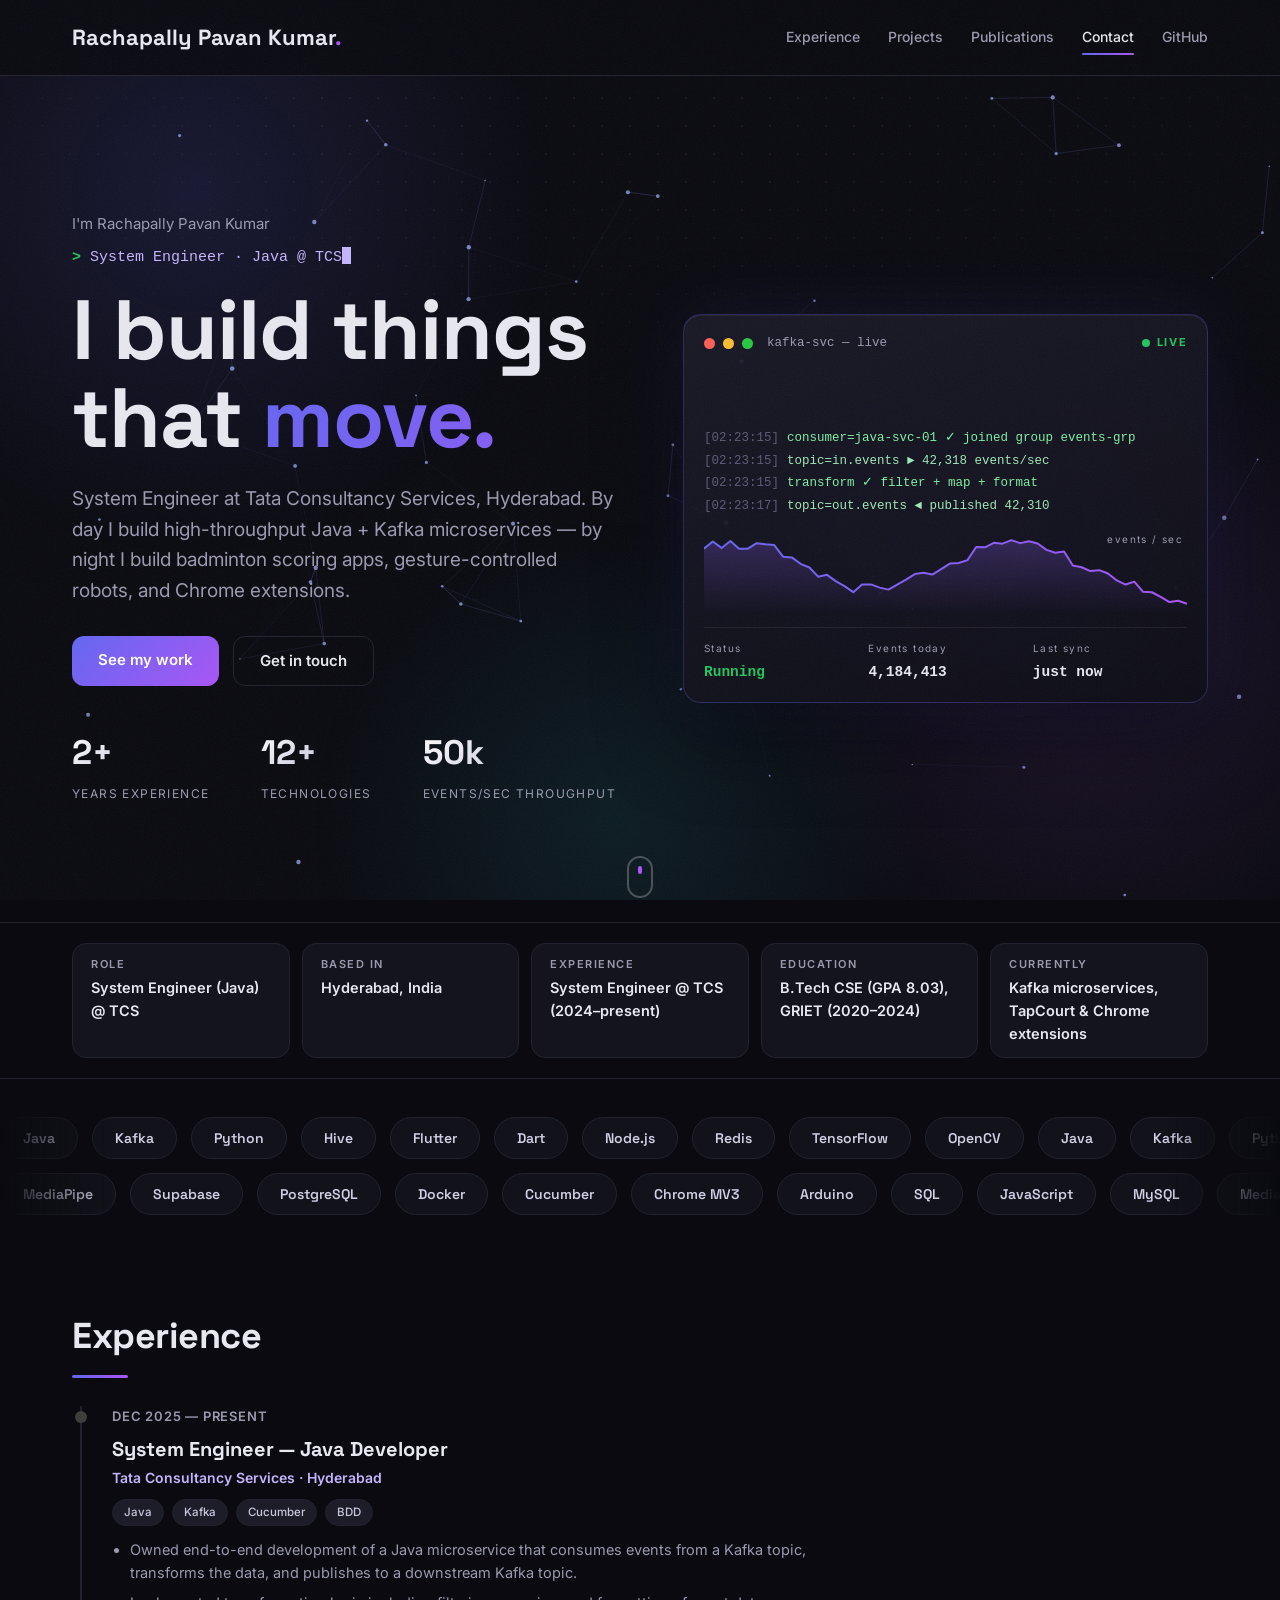
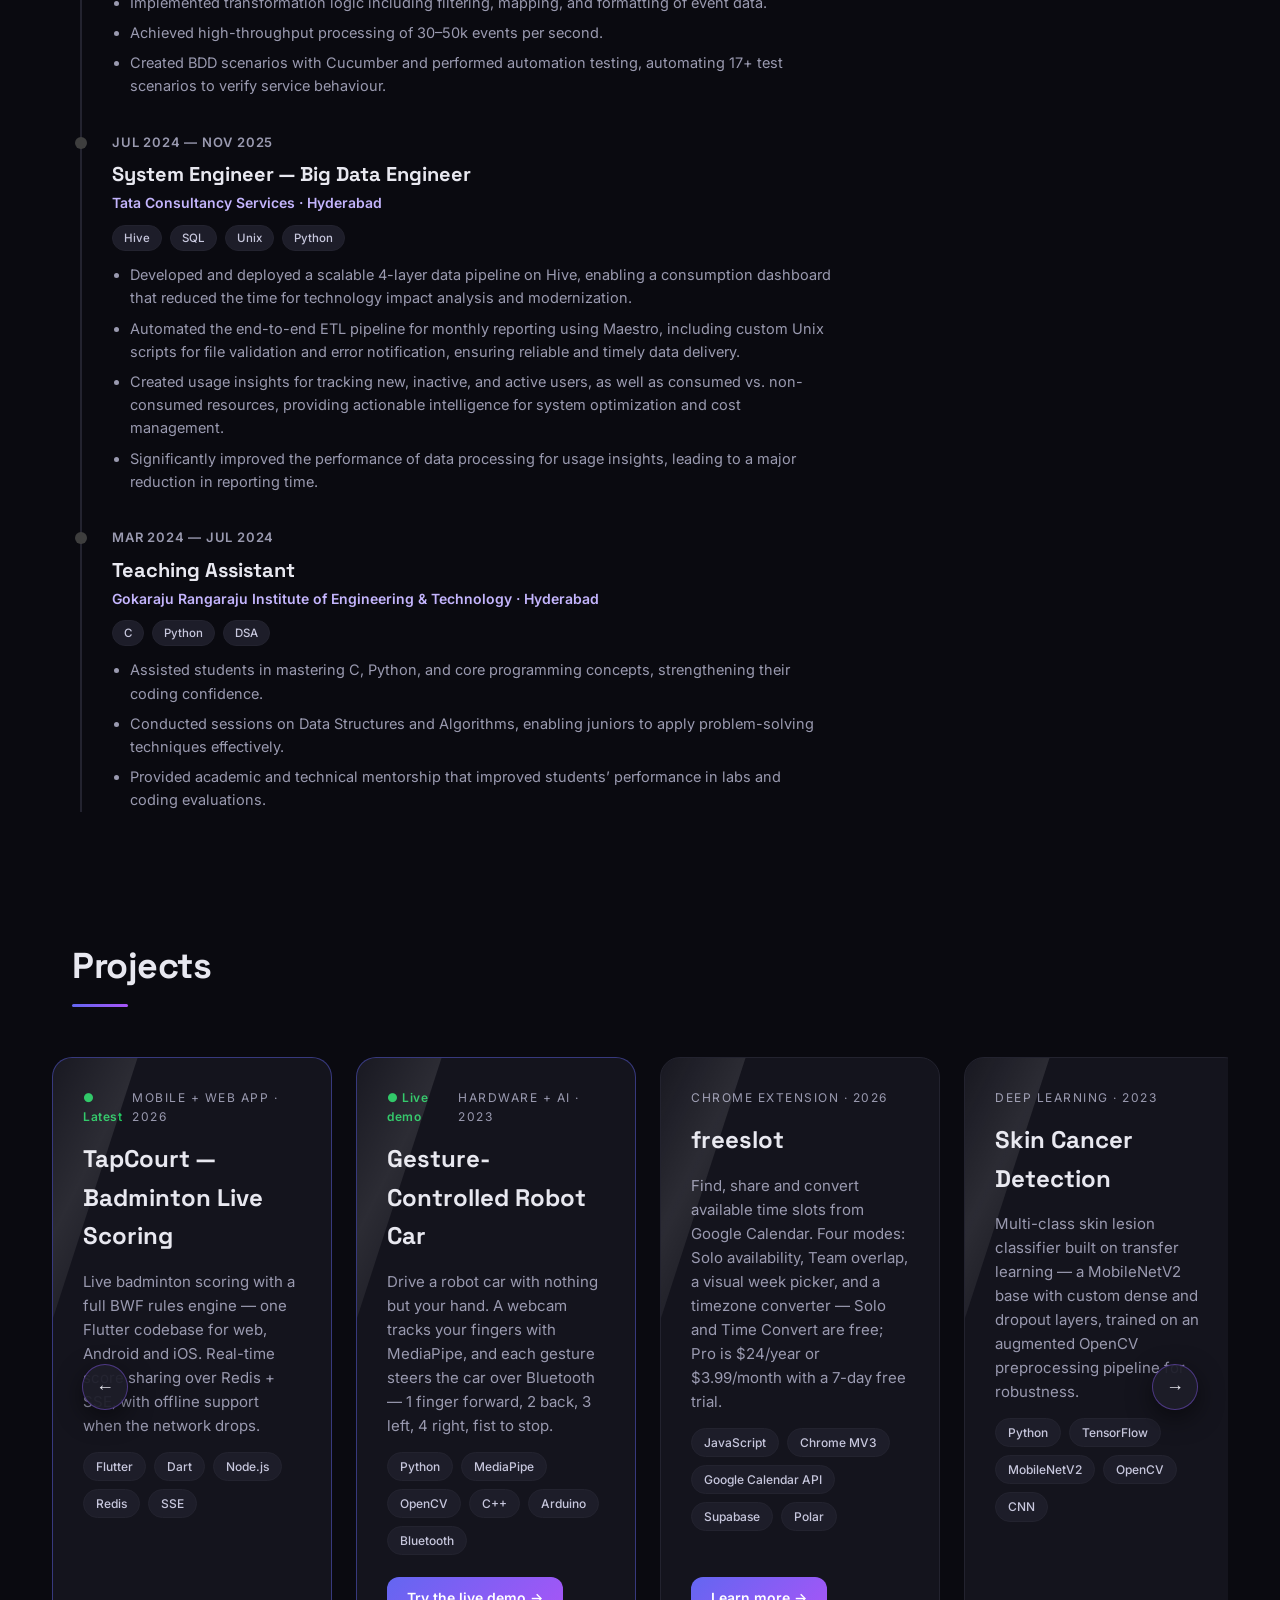
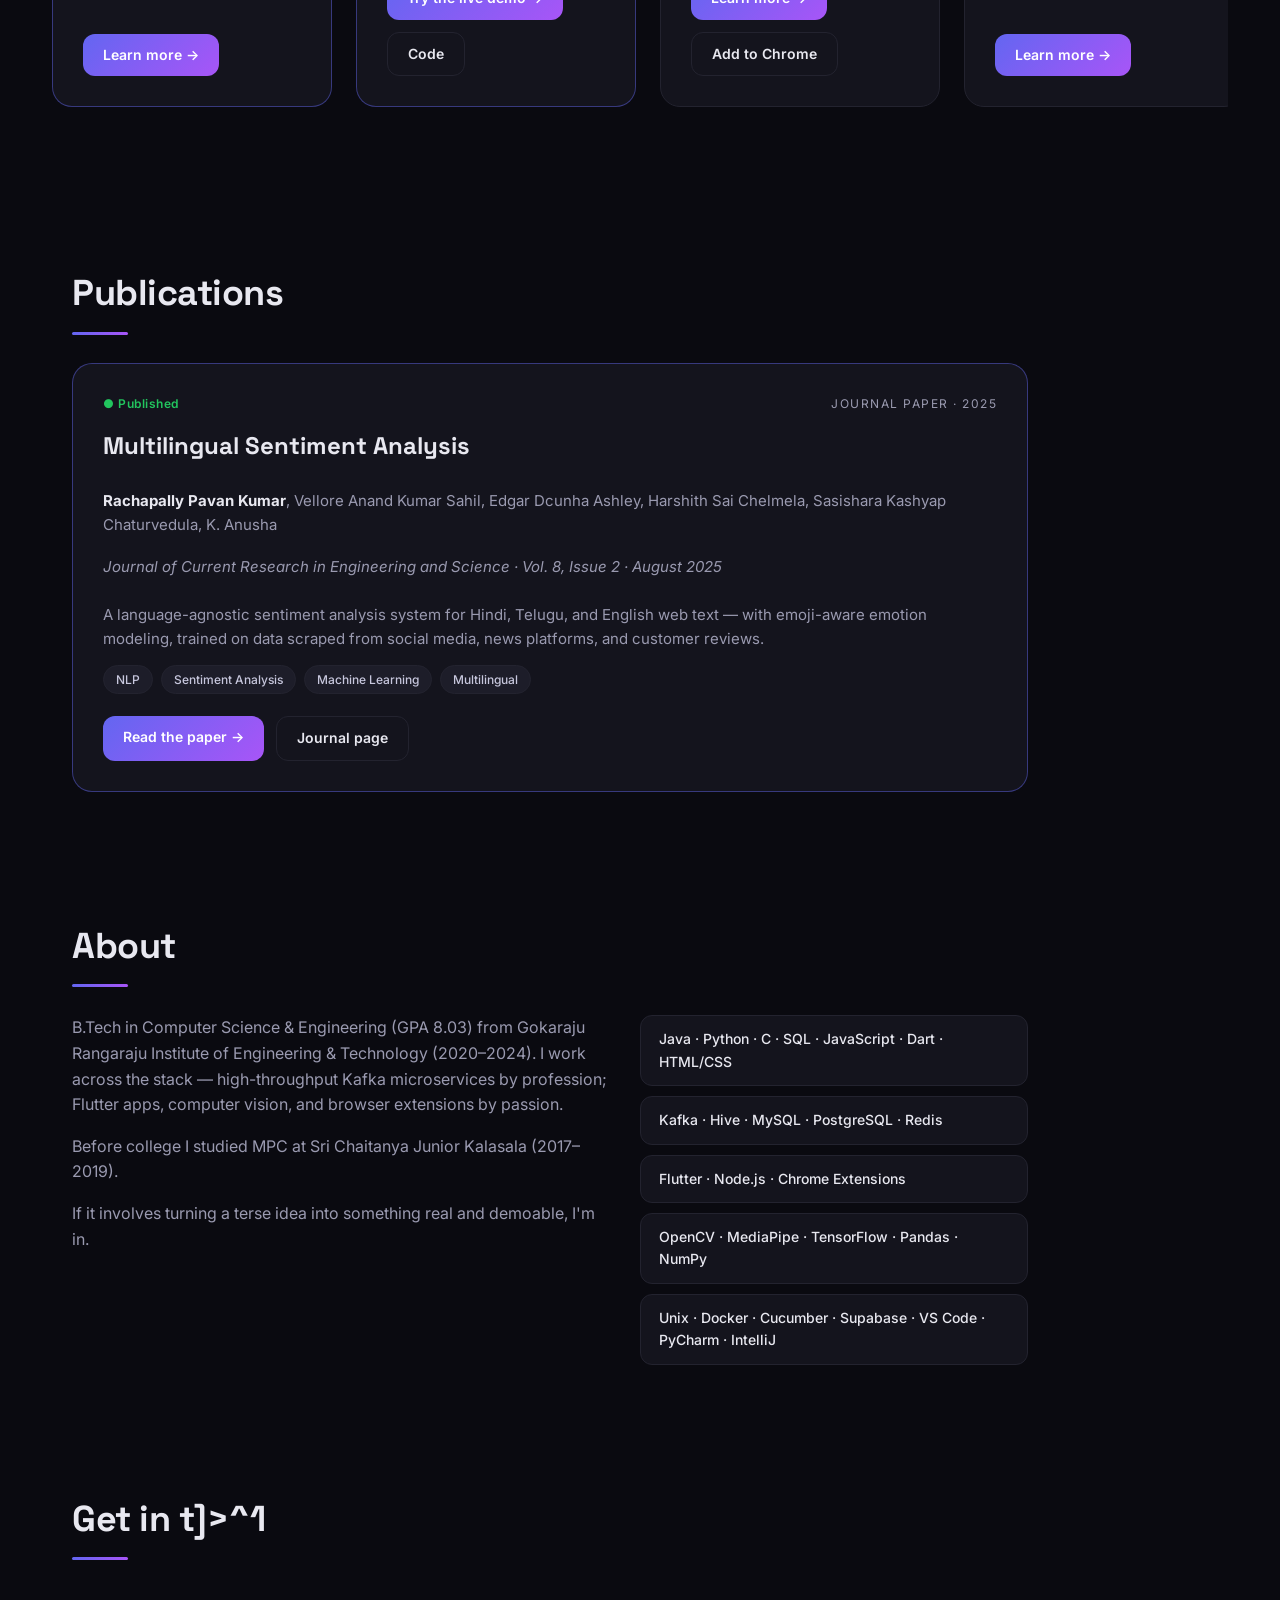
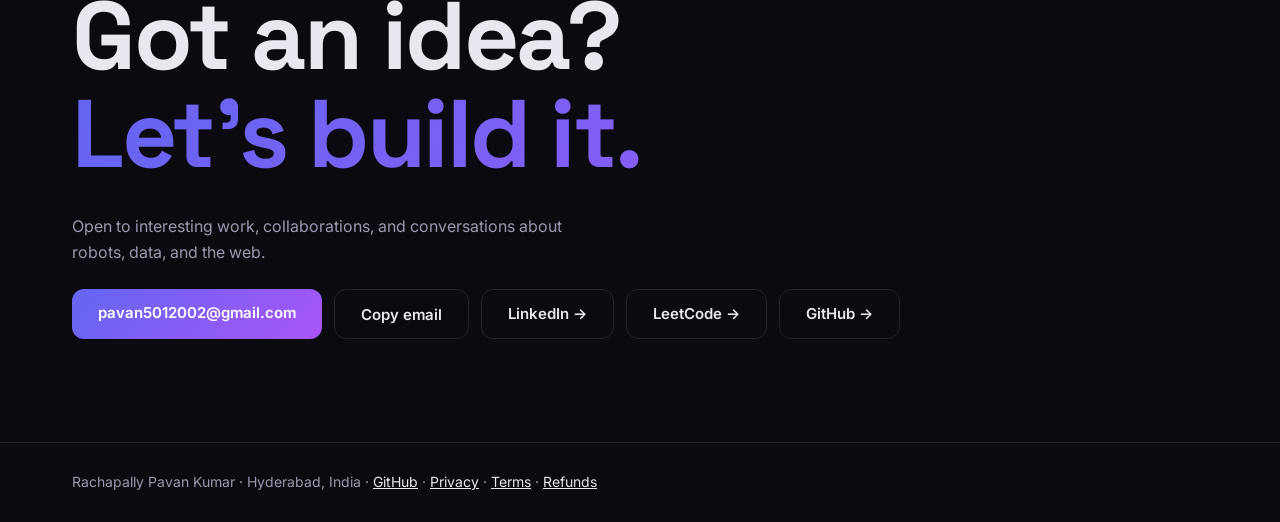
<file: index.html>
<!DOCTYPE html>
<html lang="en">
<head>
  <meta charset="UTF-8">
  <meta name="viewport" content="width=device-width, initial-scale=1.0">
  <title>Rachapally Pavan Kumar — System Engineer (Java)</title>
  <meta name="description" content="Rachapally Pavan Kumar — System Engineer (Java) at TCS, Hyderabad. Builds high-throughput Kafka microservices by day; badminton scoring apps, gesture-controlled robots, and Chrome extensions by night.">
  <meta name="theme-color" content="#0a0a10">
  <meta property="og:title" content="Rachapally Pavan Kumar — System Engineer (Java)">
  <meta property="og:description" content="System Engineer (Java) at TCS. Builds Kafka microservices by day; Flutter apps, gesture-controlled robots, deep learning, and Chrome extensions by night.">
  <meta property="og:type" content="website">
  <link rel="icon" href="data:image/svg+xml,%3Csvg xmlns='http://www.w3.org/2000/svg' viewBox='0 0 64 64'%3E%3Cdefs%3E%3ClinearGradient id='g' x1='0' y1='0' x2='1' y2='1'%3E%3Cstop offset='0' stop-color='%236366f1'/%3E%3Cstop offset='1' stop-color='%23a855f7'/%3E%3C/linearGradient%3E%3C/defs%3E%3Crect width='64' height='64' rx='14' fill='url(%23g)'/%3E%3Ctext x='32' y='45' font-family='sans-serif' font-size='36' font-weight='bold' text-anchor='middle' fill='white'%3Ep%3C/text%3E%3C/svg%3E">
  <link rel="preconnect" href="https://fonts.googleapis.com">
  <link rel="preconnect" href="https://fonts.gstatic.com" crossorigin>
  <link href="https://fonts.googleapis.com/css2?family=Space+Grotesk:wght@500;600;700&family=Inter:wght@400;500;600&display=swap" rel="stylesheet">
  <link rel="stylesheet" href="styles.v2.css?v=3">
  <link rel="stylesheet" href="wow.css?v=3">
  <script>try{if(!sessionStorage.getItem('introSeen')&&!matchMedia('(prefers-reduced-motion: reduce)').matches){var d=document.documentElement;d.classList.add('intro-lock','hero-hold');setTimeout(function(){d.classList.remove('intro-lock','hero-hold')},5000)}}catch(e){}</script>
</head>
<body>
  <div id="intro" aria-hidden="true"><div class="intro-word" id="introWord"></div><div class="intro-bar"></div></div>
  <nav class="nav">
    <a href="index.html" class="logo"><span class="logo-first">Rachapally </span>Pavan Kumar<span class="accent">.</span></a>
    <div class="nav-links">
      <a href="#experience">Experience</a>
      <a href="#projects">Projects</a>
      <a href="#publications">Publications</a>
      <a href="#contact">Contact</a>
      <a href="https://github.com/pavan512002" target="_blank" rel="noopener">GitHub</a>
    </div>
  </nav>

  <div class="bg-aurora" aria-hidden="true"><i></i><i></i><i></i></div>
  <div id="spot" aria-hidden="true"></div>
  <div class="progress" id="progress"></div>

  <header class="hero" id="top">
    <canvas id="net" aria-hidden="true"></canvas>
    <div class="hero-inner">
      <div class="hero-copy">
        <p class="hero-kicker enter enter-1">I'm Rachapally Pavan Kumar</p>
        <p class="typed-line enter enter-1" aria-hidden="true"><span class="prompt">&gt;</span>&nbsp;<span id="typed"></span><span class="caret"></span></p>
        <h1 class="enter enter-2">I build things<br>that <span class="gradient">move.</span></h1>
        <p class="hero-sub enter enter-3">System Engineer at Tata Consultancy Services, Hyderabad. By day I build high-throughput Java + Kafka microservices — by night I build badminton scoring apps, gesture-controlled robots, and Chrome extensions.</p>
        <div class="hero-cta enter enter-4">
          <a href="#projects" class="btn primary magnetic">See my work</a>
          <a href="#contact" class="btn ghost magnetic">Get in touch</a>
        </div>
        <div class="hero-stats enter enter-5">
          <div class="hstat"><span class="hstat-num"><span data-count="2">0</span>+</span><span class="hstat-label">Years experience</span></div>
          <div class="hstat"><span class="hstat-num"><span data-count="12">0</span>+</span><span class="hstat-label">Technologies</span></div>
          <div class="hstat"><span class="hstat-num"><span data-count="50">0</span>k</span><span class="hstat-label">Events/sec throughput</span></div>
        </div>
      </div>
      <div class="hero-visual enter enter-3">
        <div class="hud" id="hud">
          <div class="hud-bar">
            <span class="hdot r"></span><span class="hdot y"></span><span class="hdot g"></span>
            <span class="hud-title">kafka-svc — live</span>
            <span class="live"><span class="pulse-dot"></span>LIVE</span>
          </div>
          <div class="hud-log" id="hud-log" aria-hidden="true"></div>
          <div class="hud-chart"><canvas id="spark"></canvas><span class="chart-label">events / sec</span></div>
          <div class="hud-stats">
            <div><span class="k">Status</span><span class="v ok">Running</span></div>
            <div><span class="k">Events today</span><span class="v" id="rows">4,182,044</span></div>
            <div><span class="k">Last sync</span><span class="v" id="sync">just now</span></div>
          </div>
        </div>
        <div class="hud-glow" aria-hidden="true"></div>
      </div>
    </div>
    <a class="scroll-cue" href="#experience" aria-label="Scroll to experience"><span></span></a>
  </header>

  <div class="snapshot">
    <div class="snap"><span class="snap-label">Role</span><span class="snap-value">System Engineer (Java) @ TCS</span></div>
    <div class="snap"><span class="snap-label">Based in</span><span class="snap-value">Hyderabad, India</span></div>
    <div class="snap"><span class="snap-label">Experience</span><span class="snap-value">System Engineer @ TCS (2024–present)</span></div>
    <div class="snap"><span class="snap-label">Education</span><span class="snap-value">B.Tech CSE (GPA 8.03), GRIET (2020–2024)</span></div>
    <div class="snap"><span class="snap-label">Currently</span><span class="snap-value">Kafka microservices, TapCourt &amp; Chrome extensions</span></div>
  </div>

  <section class="marquee" aria-label="Technologies I work with">
    <div class="mq-row"><span>Java</span><span>Kafka</span><span>Python</span><span>Hive</span><span>Flutter</span><span>Dart</span><span>Node.js</span><span>Redis</span><span>TensorFlow</span><span>OpenCV</span></div>
    <div class="mq-row rev"><span>MediaPipe</span><span>Supabase</span><span>PostgreSQL</span><span>Docker</span><span>Cucumber</span><span>Chrome MV3</span><span>Arduino</span><span>SQL</span><span>JavaScript</span><span>MySQL</span></div>
  </section>

  <main>
    <section id="experience" class="section">
      <h2>Experience</h2>
      <div class="timeline">
        <div class="t-item">
          <div class="t-date">Dec 2025 — Present</div>
          <h3>System Engineer — Java Developer</h3>
          <div class="t-org">Tata Consultancy Services · Hyderabad</div>
          <div class="tags"><span>Java</span><span>Kafka</span><span>Cucumber</span><span>BDD</span></div>
          <ul>
            <li>Owned end-to-end development of a Java microservice that consumes events from a Kafka topic, transforms the data, and publishes to a downstream Kafka topic.</li>
            <li>Implemented transformation logic including filtering, mapping, and formatting of event data.</li>
            <li>Achieved high-throughput processing of 30–50k events per second.</li>
            <li>Created BDD scenarios with Cucumber and performed automation testing, automating 17+ test scenarios to verify service behaviour.</li>
          </ul>
        </div>
        <div class="t-item">
          <div class="t-date">Jul 2024 — Nov 2025</div>
          <h3>System Engineer — Big Data Engineer</h3>
          <div class="t-org">Tata Consultancy Services · Hyderabad</div>
          <div class="tags"><span>Hive</span><span>SQL</span><span>Unix</span><span>Python</span></div>
          <ul>
            <li>Developed and deployed a scalable 4-layer data pipeline on Hive, enabling a consumption dashboard that reduced the time for technology impact analysis and modernization.</li>
            <li>Automated the end-to-end ETL pipeline for monthly reporting using Maestro, including custom Unix scripts for file validation and error notification, ensuring reliable and timely data delivery.</li>
            <li>Created usage insights for tracking new, inactive, and active users, as well as consumed vs. non-consumed resources, providing actionable intelligence for system optimization and cost management.</li>
            <li>Significantly improved the performance of data processing for usage insights, leading to a major reduction in reporting time.</li>
          </ul>
        </div>
        <div class="t-item">
          <div class="t-date">Mar 2024 — Jul 2024</div>
          <h3>Teaching Assistant</h3>
          <div class="t-org">Gokaraju Rangaraju Institute of Engineering &amp; Technology · Hyderabad</div>
          <div class="tags"><span>C</span><span>Python</span><span>DSA</span></div>
          <ul>
            <li>Assisted students in mastering C, Python, and core programming concepts, strengthening their coding confidence.</li>
            <li>Conducted sessions on Data Structures and Algorithms, enabling juniors to apply problem-solving techniques effectively.</li>
            <li>Provided academic and technical mentorship that improved students’ performance in labs and coding evaluations.</li>
          </ul>
        </div>
      </div>
    </section>

    <section id="projects" class="section">
      <h2>Projects</h2>
      <div class="rail-wrap">
      <div class="cards">

        <article class="card featured" data-project="tapcourt">
          <div class="card-top">
            <span class="badge live">● Latest</span>
            <span class="card-kind">Mobile + Web App · 2026</span>
          </div>
          <h3>TapCourt — Badminton Live Scoring</h3>
          <p>Live badminton scoring with a full BWF rules engine — one Flutter codebase for web, Android and iOS. Real-time score sharing over Redis + SSE, with offline support when the network drops.</p>
          <div class="tags">
            <span>Flutter</span><span>Dart</span><span>Node.js</span><span>Redis</span><span>SSE</span>
          </div>
          <div class="card-actions">
            <a href="projects/tapcourt/" class="btn primary" data-open-modal>Learn more →</a>
          </div>
        </article>

        <article class="card featured" data-project="gesture">
          <div class="card-top">
            <span class="badge live">● Live demo</span>
            <span class="card-kind">Hardware + AI · 2023</span>
          </div>
          <h3>Gesture-Controlled Robot Car</h3>
          <p>Drive a robot car with nothing but your hand. A webcam tracks your fingers with MediaPipe, and each gesture steers the car over Bluetooth — 1 finger forward, 2 back, 3 left, 4 right, fist to stop.</p>
          <div class="tags">
            <span>Python</span><span>MediaPipe</span><span>OpenCV</span><span>C++</span><span>Arduino</span><span>Bluetooth</span>
          </div>
          <div class="card-actions">
            <a href="projects/gesture-car/" class="btn primary">Try the live demo →</a>
            <a href="https://github.com/pavan512002/gesture_controlled_robot" target="_blank" rel="noopener" class="btn ghost">Code</a>
          </div>
        </article>

        <article class="card" data-project="freeslot">
          <div class="card-top">
            <span class="card-kind">Chrome Extension · 2026</span>
          </div>
          <h3>freeslot</h3>
          <p>Find, share and convert available time slots from Google Calendar. Four modes: Solo availability, Team overlap, a visual week picker, and a timezone converter — Solo and Time Convert are free; Pro is $24/year or $3.99/month with a 7-day free trial.</p>
          <div class="tags">
            <span>JavaScript</span><span>Chrome MV3</span><span>Google Calendar API</span><span>Supabase</span><span>Polar</span>
          </div>
          <div class="card-actions">
            <a href="projects/freeslot/" class="btn primary" data-open-modal>Learn more →</a>
            <a href="https://chromewebstore.google.com/detail/freeslot/ifakanacachncobodmfkedilmnplmfbk" target="_blank" rel="noopener" class="btn ghost">Add to Chrome</a>
          </div>
        </article>

        <article class="card" data-project="skin">
          <div class="card-top">
            <span class="card-kind">Deep Learning · 2023</span>
          </div>
          <h3>Skin Cancer Detection</h3>
          <p>Multi-class skin lesion classifier built on transfer learning — a MobileNetV2 base with custom dense and dropout layers, trained on an augmented OpenCV preprocessing pipeline for robustness.</p>
          <div class="tags">
            <span>Python</span><span>TensorFlow</span><span>MobileNetV2</span><span>OpenCV</span><span>CNN</span>
          </div>
          <div class="card-actions">
            <a href="projects/skin-cancer/" class="btn primary" data-open-modal>Learn more →</a>
          </div>
        </article>

      </div>
      <button class="rail-btn" id="railPrev" aria-label="Previous projects">&larr;</button>
      <button class="rail-btn" id="railNext" aria-label="Next projects">&rarr;</button>
      </div>
    </section>

    <section id="publications" class="section">
      <h2>Publications</h2>
      <div class="cards">

        <article class="card featured" data-project="paper">
          <div class="card-top">
            <span class="badge live">● Published</span>
            <span class="card-kind">Journal paper · 2025</span>
          </div>
          <h3>Multilingual Sentiment Analysis</h3>
          <p class="pub-authors"><strong>Rachapally Pavan Kumar</strong>, Vellore Anand Kumar Sahil, Edgar Dcunha Ashley, Harshith Sai Chelmela, Sasishara Kashyap Chaturvedula, K. Anusha</p>
          <p class="pub-venue">Journal of Current Research in Engineering and Science · Vol. 8, Issue 2 · August 2025</p>
          <p>A language-agnostic sentiment analysis system for Hindi, Telugu, and English web text — with emoji-aware emotion modeling, trained on data scraped from social media, news platforms, and customer reviews.</p>
          <div class="tags">
            <span>NLP</span><span>Sentiment Analysis</span><span>Machine Learning</span><span>Multilingual</span>
          </div>
          <div class="card-actions">
            <a href="https://www.psvpec.in/jcres/2025_2/18.pdf" target="_blank" rel="noopener" class="btn primary">Read the paper →</a>
            <a href="https://www.psvpec.in/jcres/2025_2.html" target="_blank" rel="noopener" class="btn ghost">Journal page</a>
          </div>
        </article>

      </div>
    </section>

    <section id="about" class="section">
      <h2>About</h2>
      <div class="about-grid">
        <div>
          <p style="color: var(--muted); font-size: 16px; margin-bottom: 16px;">B.Tech in Computer Science &amp; Engineering (GPA 8.03) from Gokaraju Rangaraju Institute of Engineering &amp; Technology (2020–2024). I work across the stack — high-throughput Kafka microservices by profession; Flutter apps, computer vision, and browser extensions by passion.</p>
          <p style="color: var(--muted); font-size: 16px; margin-bottom: 16px;">Before college I studied MPC at Sri Chaitanya Junior Kalasala (2017–2019).</p>
          <p style="color: var(--muted); font-size: 16px;">If it involves turning a terse idea into something real and demoable, I'm in.</p>
        </div>
        <ul class="skills">
          <li>Java · Python · C · SQL · JavaScript · Dart · HTML/CSS</li>
          <li>Kafka · Hive · MySQL · PostgreSQL · Redis</li>
          <li>Flutter · Node.js · Chrome Extensions</li>
          <li>OpenCV · MediaPipe · TensorFlow · Pandas · NumPy</li>
          <li>Unix · Docker · Cucumber · Supabase · VS Code · PyCharm · IntelliJ</li>
        </ul>
      </div>
    </section>

    <section id="contact" class="section">
      <h2>Get in touch</h2>
      <p class="big-cta">Got an idea?<br><span class="gradient">Let's build it.</span></p>
      <p style="color: var(--muted); margin-bottom: 24px; max-width: 520px;">Open to interesting work, collaborations, and conversations about robots, data, and the web.</p>
      <div class="contact-grid">
        <a href="mailto:pavan5012002@gmail.com" class="btn primary magnetic">pavan5012002@gmail.com</a>
        <button type="button" class="btn ghost" data-copy="pavan5012002@gmail.com">Copy email</button>
        <a href="https://linkedin.com/in/pavan512002/" target="_blank" rel="noopener" class="btn ghost">LinkedIn →</a>
        <a href="https://leetcode.com/u/pavan5012002/" target="_blank" rel="noopener" class="btn ghost">LeetCode →</a>
        <a href="https://github.com/pavan512002" target="_blank" rel="noopener" class="btn ghost">GitHub →</a>
      </div>
    </section>
  </main>

  <footer>
    <p>Rachapally Pavan Kumar · Hyderabad, India · <a href="https://github.com/pavan512002" target="_blank" rel="noopener">GitHub</a> · <a href="privacy.html">Privacy</a> · <a href="terms.html">Terms</a> · <a href="refund.html">Refunds</a></p>
  </footer>

  <div class="modal-overlay" id="projectModal" aria-hidden="true">
    <div class="modal-sheet" role="dialog" aria-modal="true" aria-labelledby="modalTitle">
      <button class="modal-close" id="modalClose" aria-label="Close project details">&times;</button>
      <div id="modalBody"></div>
    </div>
  </div>

  <script src="main.v2.js?v=3"></script>
  <script src="wow.js?v=3"></script>
</body>
</html>
</file>
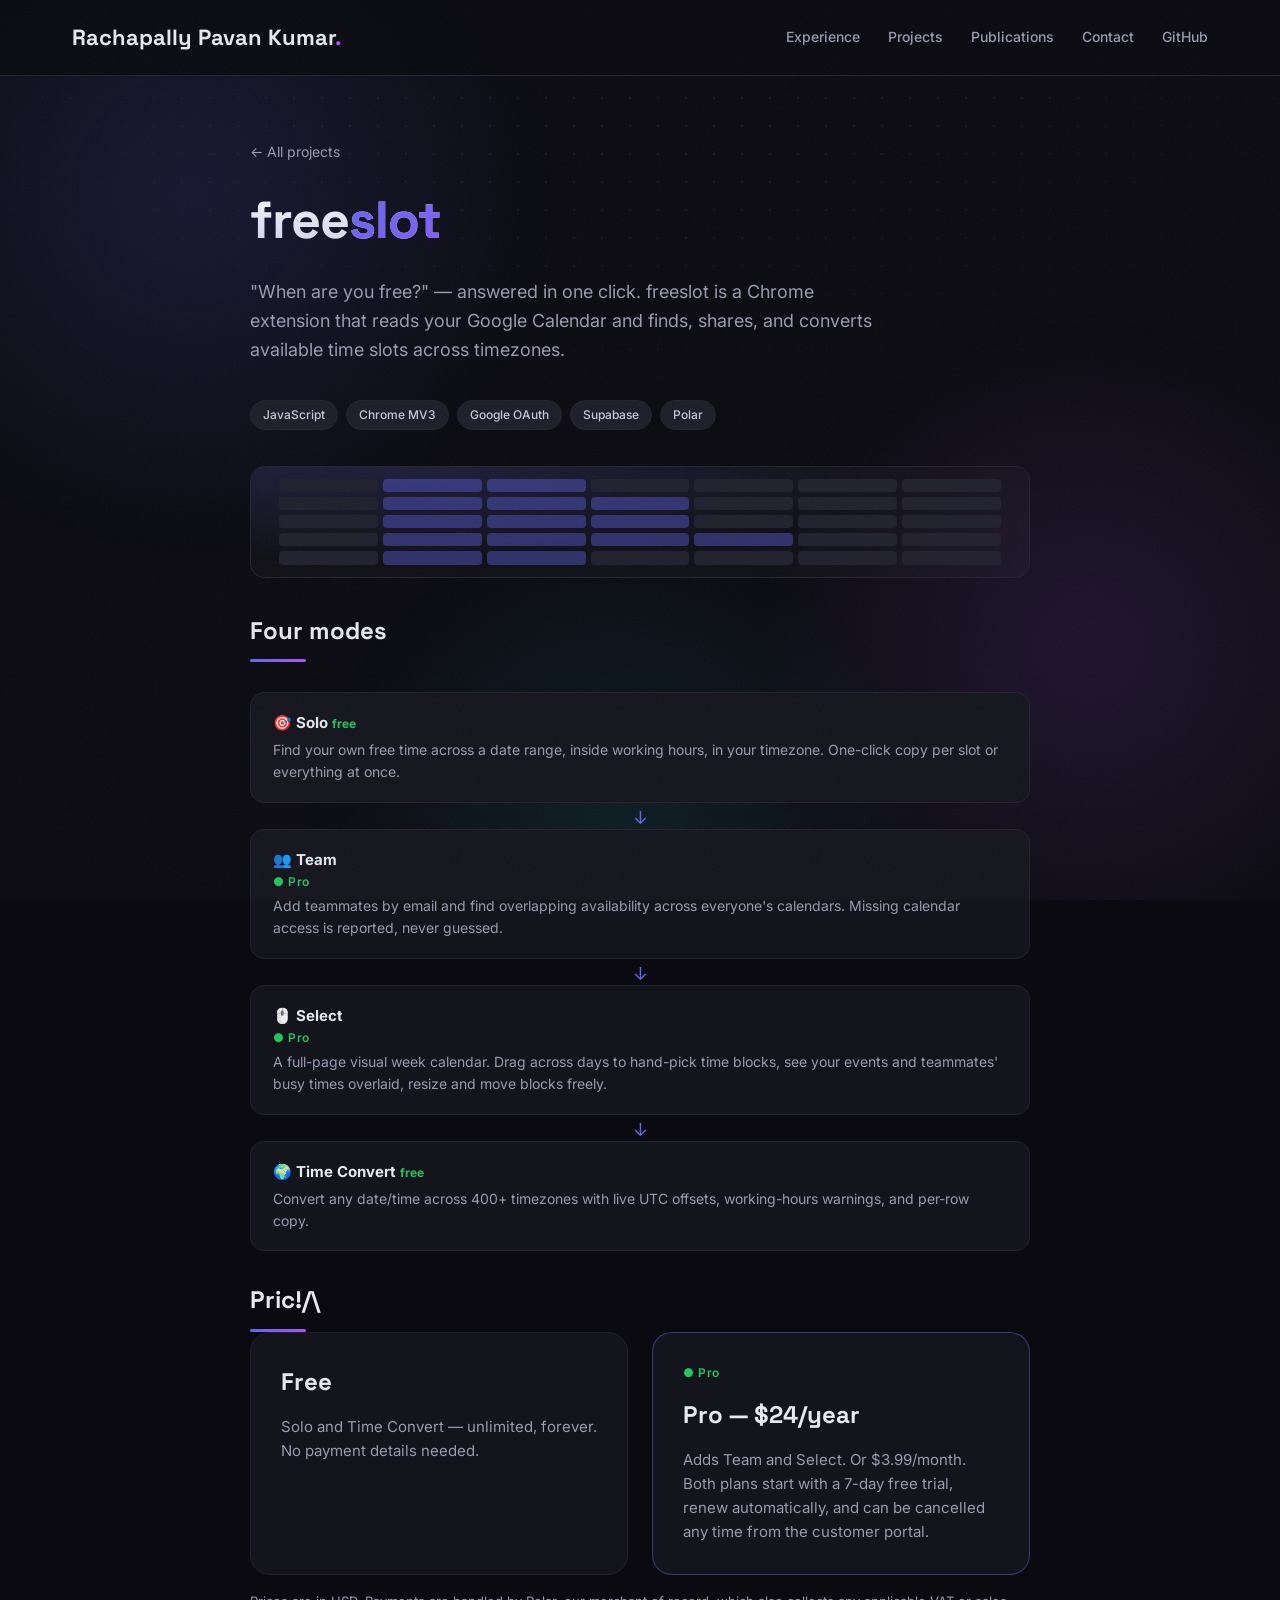
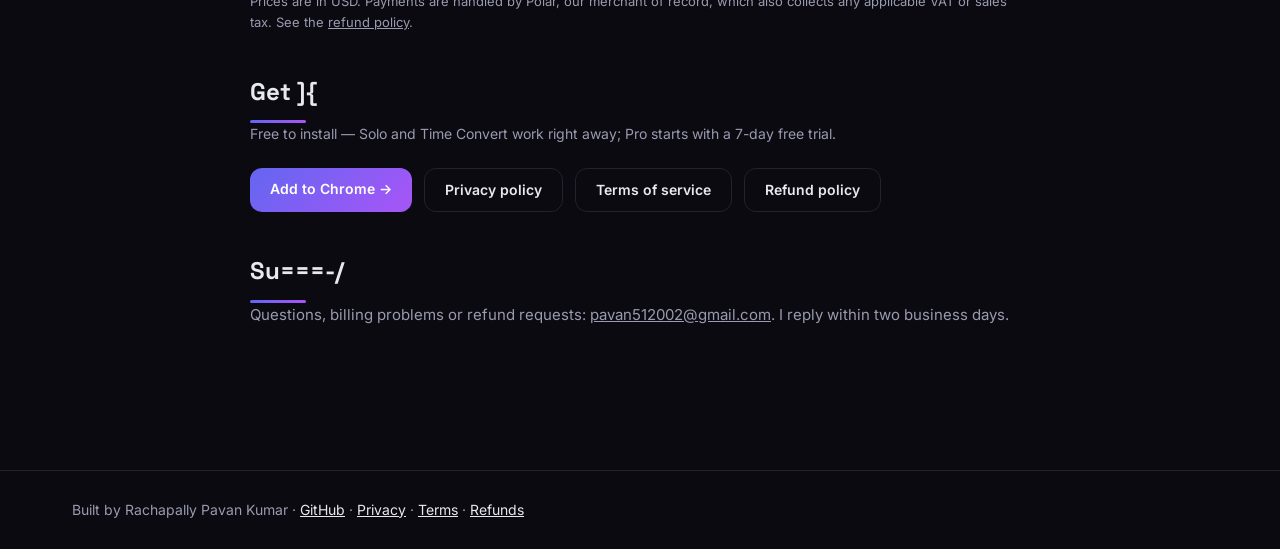
<file: projects/freeslot/index.html>
<!DOCTYPE html>
<html lang="en">
<head>
  <meta charset="UTF-8">
  <meta name="viewport" content="width=device-width, initial-scale=1.0">
  <title>freeslot — Find and share free time from Google Calendar</title>
  <meta name="description" content="freeslot is a Chrome extension that finds, shares and converts available time slots from Google Calendar. Solo and Time Convert are free; Pro is $24/year or $3.99/month with a 7-day free trial.">
  <link rel="preconnect" href="https://fonts.googleapis.com">
  <link rel="preconnect" href="https://fonts.gstatic.com" crossorigin>
  <link href="https://fonts.googleapis.com/css2?family=Space+Grotesk:wght@500;600;700&family=Inter:wght@400;500;600&display=swap" rel="stylesheet">
  <link rel="stylesheet" href="../../styles.v2.css?v=3">
  <link rel="stylesheet" href="../../wow.css?v=3">
  <meta name="theme-color" content="#0a0a10">
  <link rel="icon" href="data:image/svg+xml,%3Csvg xmlns='http://www.w3.org/2000/svg' viewBox='0 0 64 64'%3E%3Cdefs%3E%3ClinearGradient id='g' x1='0' y1='0' x2='1' y2='1'%3E%3Cstop offset='0' stop-color='%236366f1'/%3E%3Cstop offset='1' stop-color='%23a855f7'/%3E%3C/linearGradient%3E%3C/defs%3E%3Crect width='64' height='64' rx='14' fill='url(%23g)'/%3E%3Ctext x='32' y='45' font-family='sans-serif' font-size='36' font-weight='bold' text-anchor='middle' fill='white'%3Ep%3C/text%3E%3C/svg%3E">
</head>
<body>
  <nav class="nav">
    <a href="../../index.html" class="logo"><span class="logo-first">Rachapally </span>Pavan Kumar<span class="accent">.</span></a>
    <div class="nav-links">
      <a href="../../index.html#experience">Experience</a>
      <a href="../../index.html#projects">Projects</a>
      <a href="../../index.html#publications">Publications</a>
      <a href="../../index.html#contact">Contact</a>
      <a href="https://github.com/pavan512002" target="_blank" rel="noopener">GitHub</a>
    </div>
  </nav>

  <main class="page">
    <a href="../../index.html#projects" class="back">← All projects</a>
    <h1>free<span class="gradient">slot</span></h1>
    <p class="lede">"When are you free?" — answered in one click. freeslot is a Chrome extension that reads your Google Calendar and finds, shares, and converts available time slots across timezones.</p>

    <div class="tags" style="margin-bottom: 36px;">
      <span>JavaScript</span><span>Chrome MV3</span><span>Google OAuth</span><span>Supabase</span><span>Polar</span>
    </div>

    <div class="pv pv-week"><i class="f" style="--k:0"></i><i class="b"></i><i class="b"></i><i class="f" style="--k:1"></i><i class="f" style="--k:2"></i><i class="f" style="--k:3"></i><i class="f" style="--k:4"></i><i class="f" style="--k:5"></i><i class="b"></i><i class="b"></i><i class="b"></i><i class="f" style="--k:6"></i><i class="f" style="--k:7"></i><i class="f" style="--k:8"></i><i class="f" style="--k:9"></i><i class="b"></i><i class="b"></i><i class="b"></i><i class="f" style="--k:10"></i><i class="f" style="--k:11"></i><i class="f" style="--k:12"></i><i class="f" style="--k:13"></i><i class="b"></i><i class="b"></i><i class="b"></i><i class="b"></i><i class="f" style="--k:14"></i><i class="f" style="--k:15"></i><i class="f" style="--k:16"></i><i class="b"></i><i class="b"></i><i class="f" style="--k:17"></i><i class="f" style="--k:18"></i><i class="f" style="--k:19"></i><i class="f" style="--k:20"></i></div>
    <h2>Four modes</h2>
    <div class="pipeline">
      <div class="pipe-step">
        <h4>🎯 Solo <span style="color: var(--green); font-size: 12px;">free</span></h4>
        <p>Find your own free time across a date range, inside working hours, in your timezone. One-click copy per slot or everything at once.</p>
      </div>
      <div class="pipe-step">
        <h4>👥 Team <span class="badge live">● Pro</span></h4>
        <p>Add teammates by email and find overlapping availability across everyone's calendars. Missing calendar access is reported, never guessed.</p>
      </div>
      <div class="pipe-step">
        <h4>🖱️ Select <span class="badge live">● Pro</span></h4>
        <p>A full-page visual week calendar. Drag across days to hand-pick time blocks, see your events and teammates' busy times overlaid, resize and move blocks freely.</p>
      </div>
      <div class="pipe-step">
        <h4>🌍 Time Convert <span style="color: var(--green); font-size: 12px;">free</span></h4>
        <p>Convert any date/time across 400+ timezones with live UTC offsets, working-hours warnings, and per-row copy.</p>
      </div>
    </div>

    <h2>Pricing</h2>
    <div class="cards" style="margin-bottom: 16px;">
      <div class="card">
        <h3>Free</h3>
        <p>Solo and Time Convert — unlimited, forever. No payment details needed.</p>
      </div>
      <div class="card featured">
        <div class="card-top"><span class="badge live">● Pro</span></div>
        <h3>Pro — $24/year</h3>
        <p>Adds Team and Select. Or $3.99/month. Both plans start with a 7-day free trial, renew automatically, and can be cancelled any time from the customer portal.</p>
      </div>
    </div>
    <p class="fine" style="color: var(--muted); font-size: 13px; margin-bottom: 40px;">Prices are in USD. Payments are handled by Polar, our merchant of record, which also collects any applicable VAT or sales tax. See the <a href="../../refund.html">refund policy</a>.</p>

    <h2>Get it</h2>
    <p class="fine" style="color: var(--muted); font-size: 14px; margin-bottom: 14px;">Free to install — Solo and Time Convert work right away; Pro starts with a 7-day free trial.</p>
    <div class="card-actions" style="margin-bottom: 40px;">
      <a href="https://chromewebstore.google.com/detail/freeslot/ifakanacachncobodmfkedilmnplmfbk" target="_blank" rel="noopener" class="btn primary">Add to Chrome →</a>
      <a href="../../privacy.html" class="btn ghost">Privacy policy</a>
      <a href="../../terms.html" class="btn ghost">Terms of service</a>
      <a href="../../refund.html" class="btn ghost">Refund policy</a>
    </div>

    <h2>Support</h2>
    <p class="fine" style="color: var(--muted); font-size: 15px; margin-bottom: 40px;">Questions, billing problems or refund requests: <a href="mailto:pavan512002@gmail.com">pavan512002@gmail.com</a>. I reply within two business days.</p>
  </main>

  <footer>
    <p>Built by Rachapally Pavan Kumar · <a href="https://github.com/pavan512002" target="_blank" rel="noopener">GitHub</a> · <a href="../../privacy.html">Privacy</a> · <a href="../../terms.html">Terms</a> · <a href="../../refund.html">Refunds</a></p>
  </footer>

  <script src="../../main.v2.js?v=3"></script>
  <script src="../../wow.js?v=3"></script>
</body>
</html>
</file>
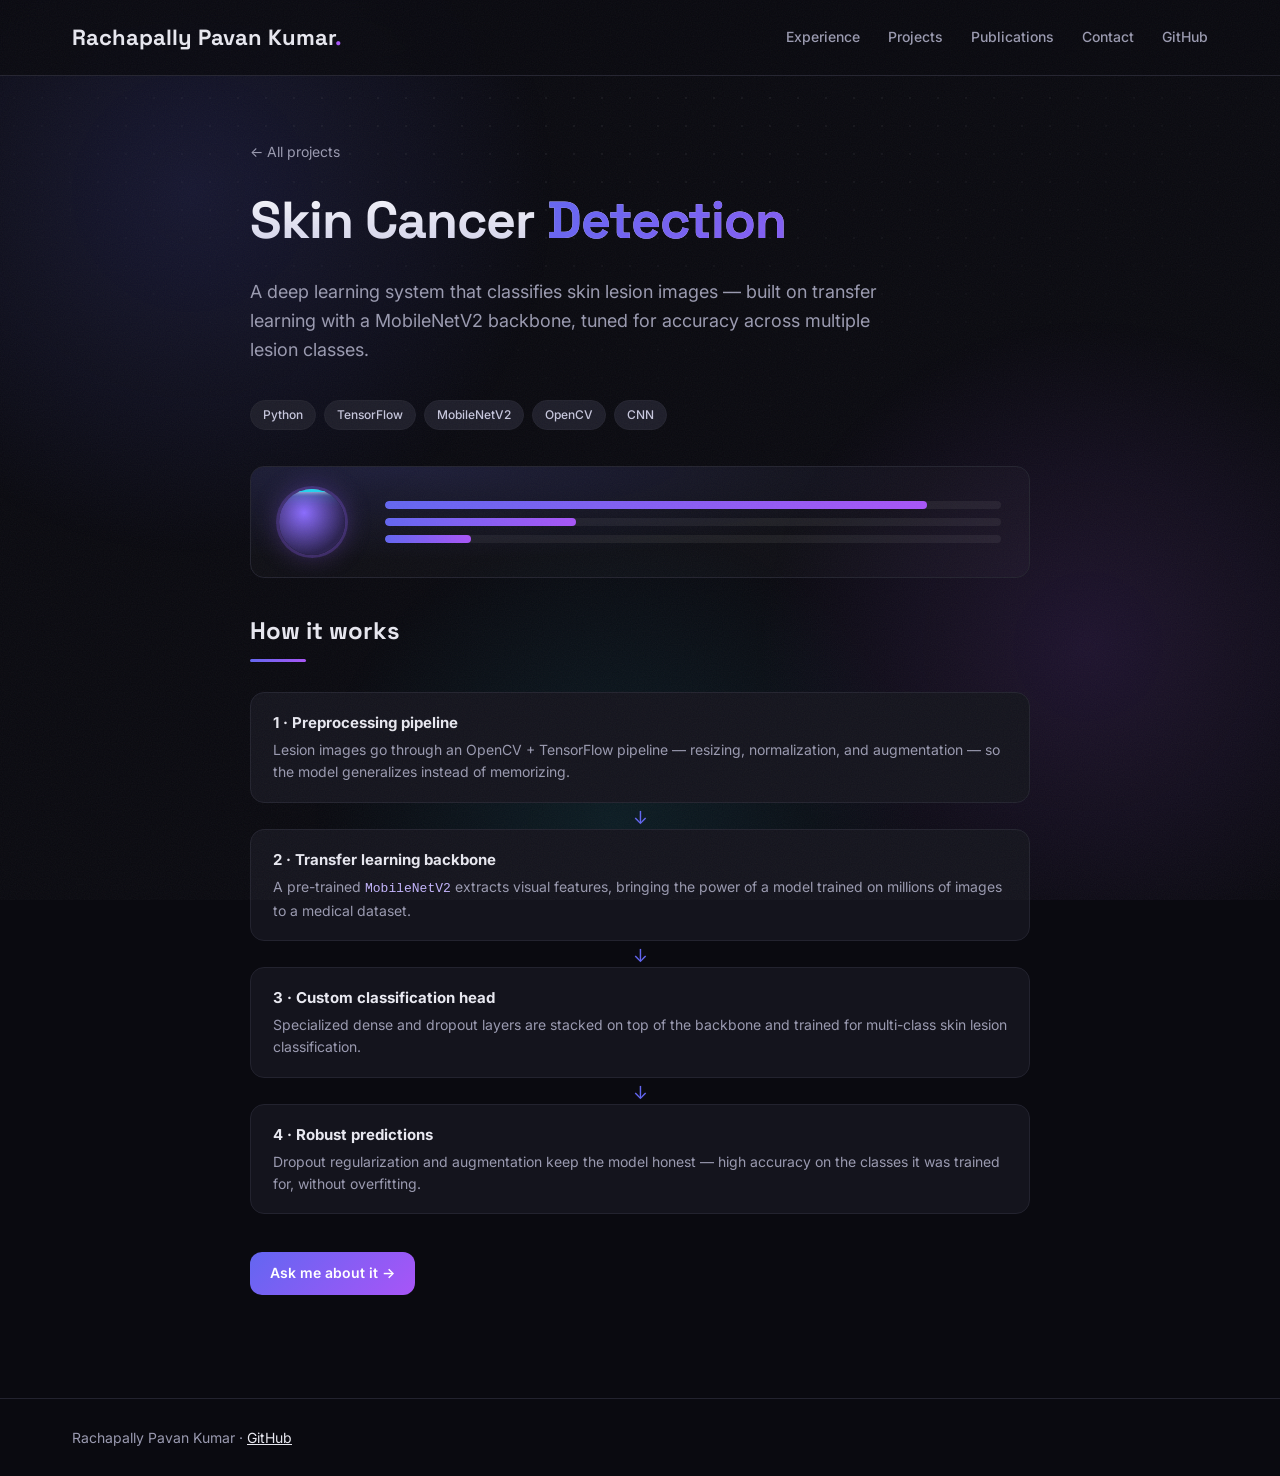
<file: projects/skin-cancer/index.html>
<!DOCTYPE html>
<html lang="en">
<head>
  <meta charset="UTF-8">
  <meta name="viewport" content="width=device-width, initial-scale=1.0">
  <title>Skin Cancer Detection — Rachapally Pavan Kumar</title>
  <meta name="description" content="Multi-class skin lesion classifier using MobileNetV2 transfer learning, built by Rachapally Pavan Kumar.">
  <meta name="theme-color" content="#0a0a10">
  <link rel="icon" href="data:image/svg+xml,%3Csvg xmlns='http://www.w3.org/2000/svg' viewBox='0 0 64 64'%3E%3Cdefs%3E%3ClinearGradient id='g' x1='0' y1='0' x2='1' y2='1'%3E%3Cstop offset='0' stop-color='%236366f1'/%3E%3Cstop offset='1' stop-color='%23a855f7'/%3E%3C/linearGradient%3E%3C/defs%3E%3Crect width='64' height='64' rx='14' fill='url(%23g)'/%3E%3Ctext x='32' y='45' font-family='sans-serif' font-size='36' font-weight='bold' text-anchor='middle' fill='white'%3Ep%3C/text%3E%3C/svg%3E">
  <link rel="preconnect" href="https://fonts.googleapis.com">
  <link rel="preconnect" href="https://fonts.gstatic.com" crossorigin>
  <link href="https://fonts.googleapis.com/css2?family=Space+Grotesk:wght@500;600;700&family=Inter:wght@400;500;600&display=swap" rel="stylesheet">
  <link rel="stylesheet" href="../../styles.v2.css?v=3">
  <link rel="stylesheet" href="../../wow.css?v=3">
</head>
<body>
  <nav class="nav">
    <a href="../../index.html" class="logo"><span class="logo-first">Rachapally </span>Pavan Kumar<span class="accent">.</span></a>
    <div class="nav-links">
      <a href="../../index.html#experience">Experience</a>
      <a href="../../index.html#projects">Projects</a>
      <a href="../../index.html#publications">Publications</a>
      <a href="../../index.html#contact">Contact</a>
      <a href="https://github.com/pavan512002" target="_blank" rel="noopener">GitHub</a>
    </div>
  </nav>

  <main class="page">
    <a href="../../index.html#projects" class="back">← All projects</a>
    <h1>Skin Cancer <span class="gradient">Detection</span></h1>
    <p class="lede">A deep learning system that classifies skin lesion images — built on transfer learning with a MobileNetV2 backbone, tuned for accuracy across multiple lesion classes.</p>

    <div class="tags" style="margin-bottom: 36px;">
      <span>Python</span><span>TensorFlow</span><span>MobileNetV2</span><span>OpenCV</span><span>CNN</span>
    </div>

    <div class="pv pv-scan"><div class="lens"><u></u></div><div class="bars"><i style="--w:88%"></i><i style="--w:31%"></i><i style="--w:14%"></i></div></div>
    <h2>How it works</h2>
    <div class="pipeline">
      <div class="pipe-step">
        <h4>1 · Preprocessing pipeline</h4>
        <p>Lesion images go through an OpenCV + TensorFlow pipeline — resizing, normalization, and augmentation — so the model generalizes instead of memorizing.</p>
      </div>
      <div class="pipe-step">
        <h4>2 · Transfer learning backbone</h4>
        <p>A pre-trained <code>MobileNetV2</code> extracts visual features, bringing the power of a model trained on millions of images to a medical dataset.</p>
      </div>
      <div class="pipe-step">
        <h4>3 · Custom classification head</h4>
        <p>Specialized dense and dropout layers are stacked on top of the backbone and trained for multi-class skin lesion classification.</p>
      </div>
      <div class="pipe-step">
        <h4>4 · Robust predictions</h4>
        <p>Dropout regularization and augmentation keep the model honest — high accuracy on the classes it was trained for, without overfitting.</p>
      </div>
    </div>

    <div class="card-actions">
      <a href="../../index.html#contact" class="btn primary">Ask me about it →</a>
    </div>
  </main>

  <footer>
    <p>Rachapally Pavan Kumar · <a href="https://github.com/pavan512002" target="_blank" rel="noopener">GitHub</a></p>
  </footer>

  <script src="../../main.v2.js?v=3"></script>
  <script src="../../wow.js?v=3"></script>
</body>
</html>
</file>
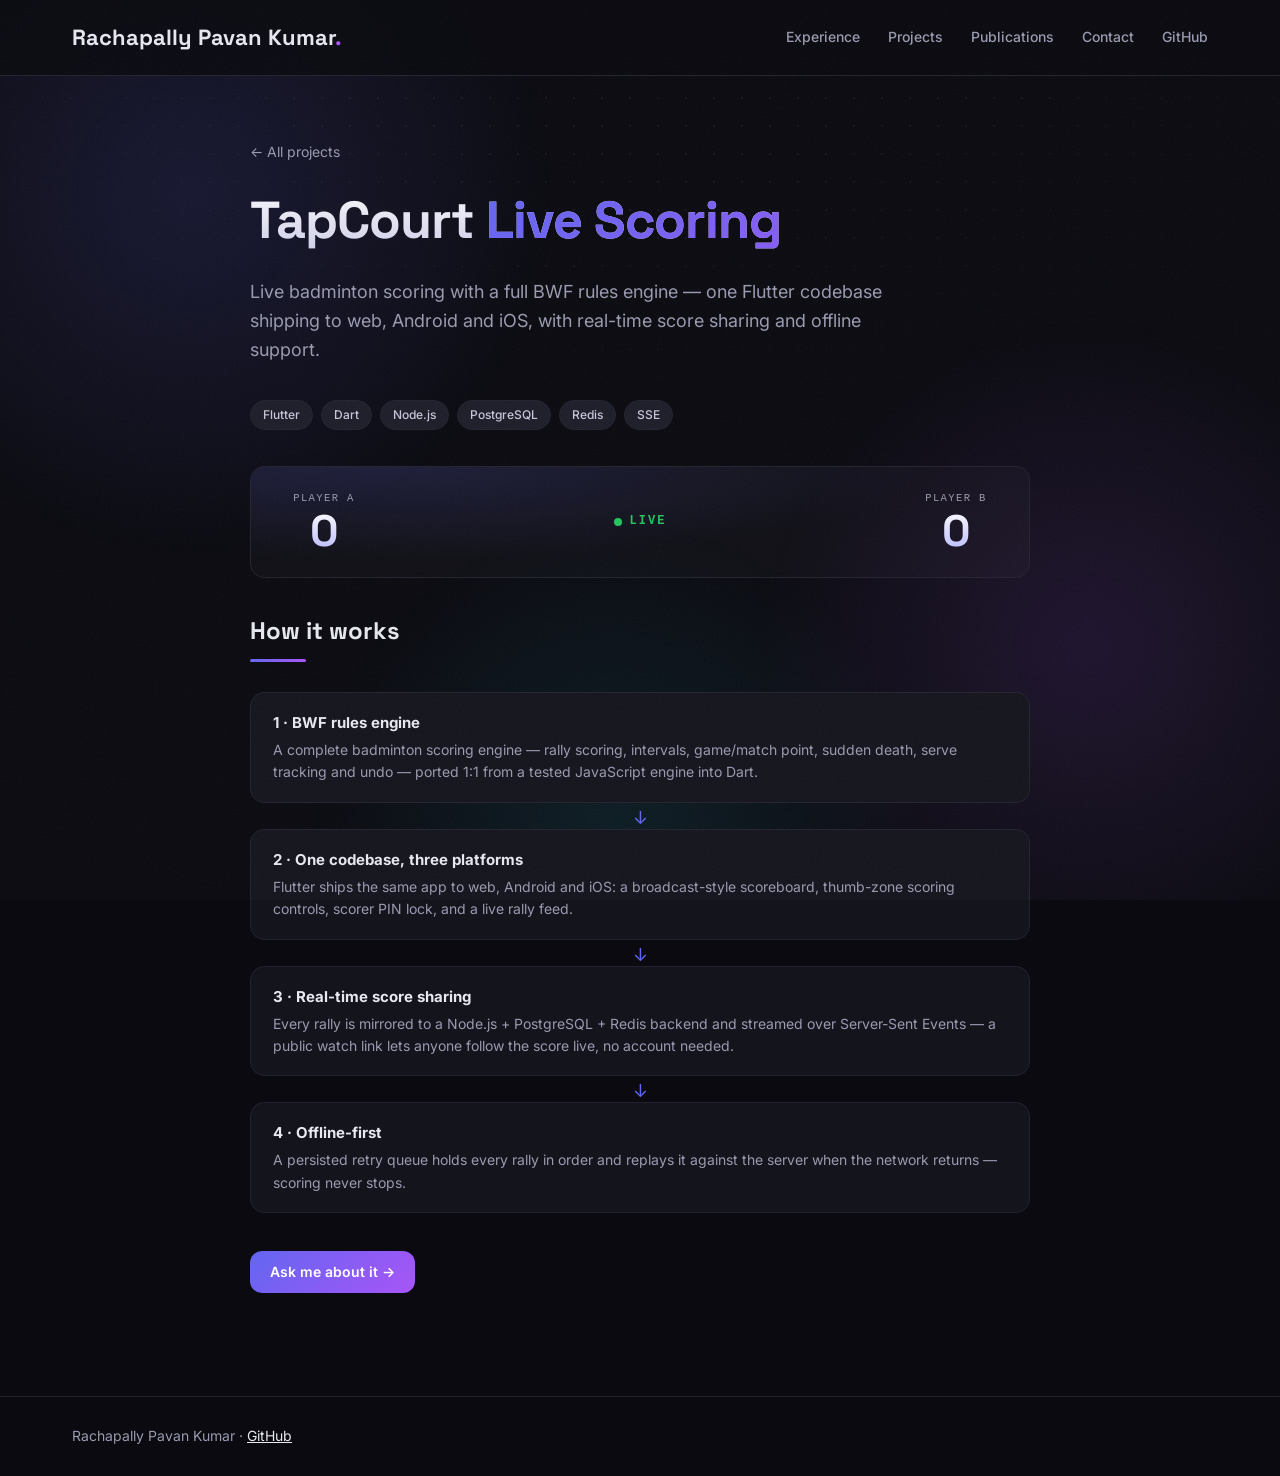
<file: projects/tapcourt/index.html>
<!DOCTYPE html>
<html lang="en">
<head>
  <meta charset="UTF-8">
  <meta name="viewport" content="width=device-width, initial-scale=1.0">
  <title>TapCourt — Badminton Live Scoring</title>
  <meta name="description" content="Live badminton scoring app with a BWF rules engine — one Flutter codebase for web, Android and iOS, with real-time score sharing over Redis + SSE and offline support.">
  <link rel="preconnect" href="https://fonts.googleapis.com">
  <link rel="preconnect" href="https://fonts.gstatic.com" crossorigin>
  <link href="https://fonts.googleapis.com/css2?family=Space+Grotesk:wght@500;600;700&family=Inter:wght@400;500;600&display=swap" rel="stylesheet">
  <link rel="stylesheet" href="../../styles.v2.css?v=3">
  <link rel="stylesheet" href="../../wow.css?v=3">
  <meta name="theme-color" content="#0a0a10">
  <link rel="icon" href="data:image/svg+xml,%3Csvg xmlns='http://www.w3.org/2000/svg' viewBox='0 0 64 64'%3E%3Cdefs%3E%3ClinearGradient id='g' x1='0' y1='0' x2='1' y2='1'%3E%3Cstop offset='0' stop-color='%236366f1'/%3E%3Cstop offset='1' stop-color='%23a855f7'/%3E%3C/linearGradient%3E%3C/defs%3E%3Crect width='64' height='64' rx='14' fill='url(%23g)'/%3E%3Ctext x='32' y='45' font-family='sans-serif' font-size='36' font-weight='bold' text-anchor='middle' fill='white'%3Ep%3C/text%3E%3C/svg%3E">
</head>
<body>
  <nav class="nav">
    <a href="../../index.html" class="logo"><span class="logo-first">Rachapally </span>Pavan Kumar<span class="accent">.</span></a>
    <div class="nav-links">
      <a href="../../index.html#experience">Experience</a>
      <a href="../../index.html#projects">Projects</a>
      <a href="../../index.html#publications">Publications</a>
      <a href="../../index.html#contact">Contact</a>
      <a href="https://github.com/pavan512002" target="_blank" rel="noopener">GitHub</a>
    </div>
  </nav>

  <main class="page">
    <a href="../../index.html#projects" class="back">← All projects</a>
    <h1>TapCourt <span class="gradient">Live Scoring</span></h1>
    <p class="lede">Live badminton scoring with a full BWF rules engine — one Flutter codebase shipping to web, Android and iOS, with real-time score sharing and offline support.</p>

    <div class="tags" style="margin-bottom: 36px;">
      <span>Flutter</span><span>Dart</span><span>Node.js</span><span>PostgreSQL</span><span>Redis</span><span>SSE</span>
    </div>

    <div class="pv pv-score"><div class="team"><small>Player A</small><b class="n a"></b></div><div class="vs"><i></i>LIVE</div><div class="team"><small>Player B</small><b class="n b"></b></div></div>
    <h2>How it works</h2>
    <div class="pipeline">
      <div class="pipe-step">
        <h4>1 · BWF rules engine</h4>
        <p>A complete badminton scoring engine — rally scoring, intervals, game/match point, sudden death, serve tracking and undo — ported 1:1 from a tested JavaScript engine into Dart.</p>
      </div>
      <div class="pipe-step">
        <h4>2 · One codebase, three platforms</h4>
        <p>Flutter ships the same app to web, Android and iOS: a broadcast-style scoreboard, thumb-zone scoring controls, scorer PIN lock, and a live rally feed.</p>
      </div>
      <div class="pipe-step">
        <h4>3 · Real-time score sharing</h4>
        <p>Every rally is mirrored to a Node.js + PostgreSQL + Redis backend and streamed over Server-Sent Events — a public watch link lets anyone follow the score live, no account needed.</p>
      </div>
      <div class="pipe-step">
        <h4>4 · Offline-first</h4>
        <p>A persisted retry queue holds every rally in order and replays it against the server when the network returns — scoring never stops.</p>
      </div>
    </div>

    <div class="card-actions">
      <a href="../../index.html#contact" class="btn primary">Ask me about it →</a>
    </div>
  </main>

  <footer>
    <p>Rachapally Pavan Kumar · <a href="https://github.com/pavan512002" target="_blank" rel="noopener">GitHub</a></p>
  </footer>

  <script src="../../main.v2.js?v=3"></script>
  <script src="../../wow.js?v=3"></script>
</body>
</html>
</file>
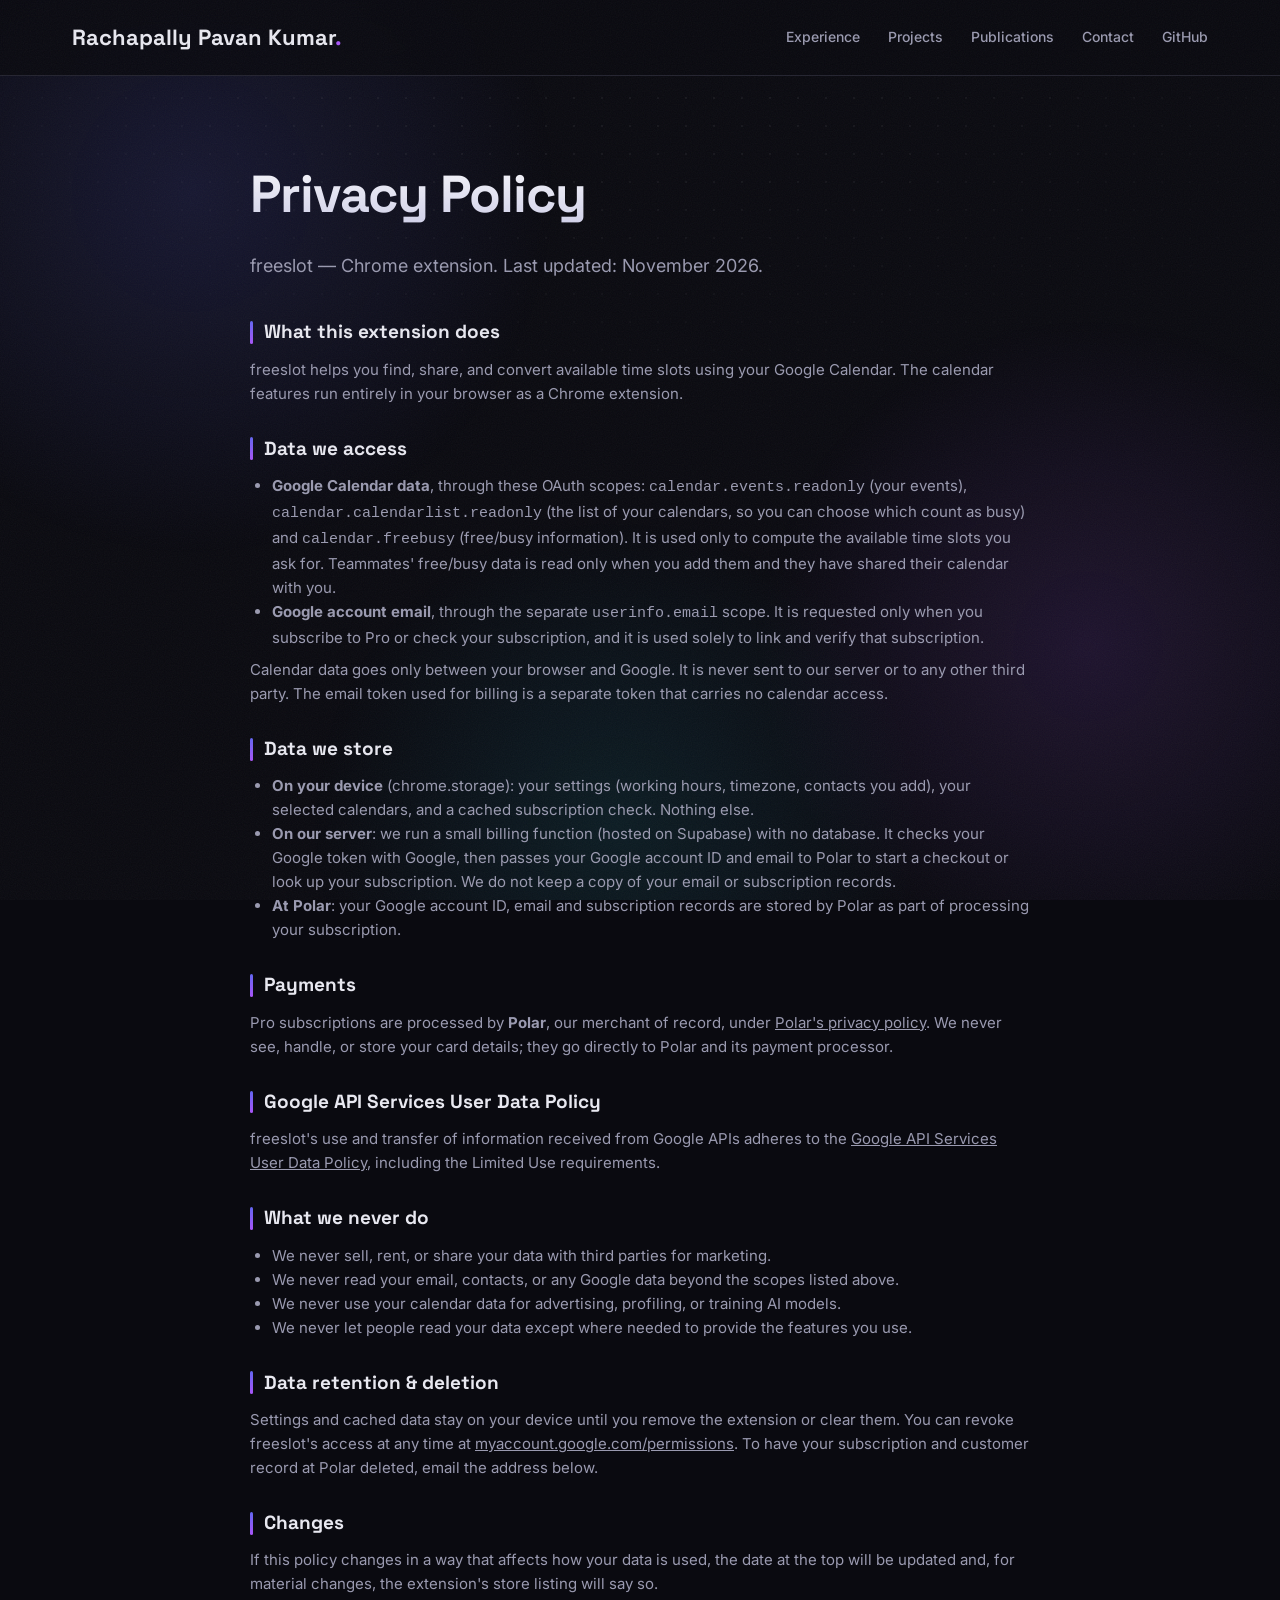
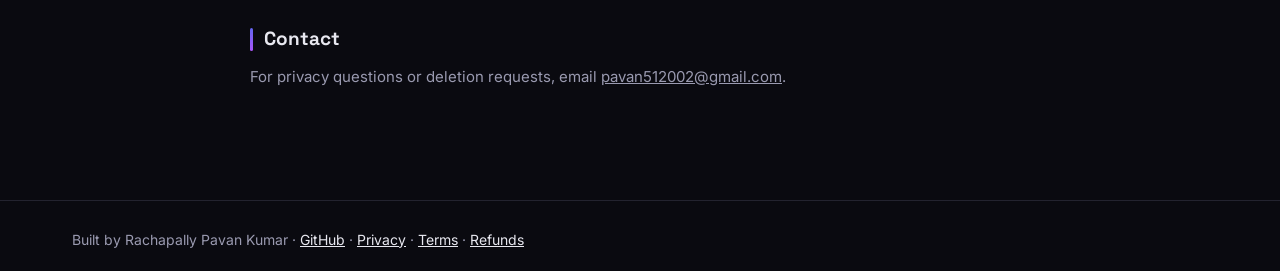
<file: privacy.html>
<!DOCTYPE html>
<html lang="en">
<head>
  <meta charset="UTF-8">
  <meta name="viewport" content="width=device-width, initial-scale=1.0">
  <title>Privacy Policy — freeslot</title>
  <meta name="description" content="Privacy policy for the freeslot Chrome extension.">
  <link rel="preconnect" href="https://fonts.googleapis.com">
  <link rel="preconnect" href="https://fonts.gstatic.com" crossorigin>
  <link href="https://fonts.googleapis.com/css2?family=Space+Grotesk:wght@500;600;700&family=Inter:wght@400;500;600&display=swap" rel="stylesheet">
  <link rel="stylesheet" href="styles.v2.css?v=3">
  <link rel="stylesheet" href="wow.css?v=3">
  <style>
    .policy h3 { margin: 28px 0 10px; font-size: 19px; }
    .policy p, .policy li { color: var(--muted); font-size: 15px; }
    .policy ul { padding-left: 22px; margin: 8px 0; }
    .policy p { margin: 8px 0; }
  </style>
  <meta name="theme-color" content="#0a0a10">
  <link rel="icon" href="data:image/svg+xml,%3Csvg xmlns='http://www.w3.org/2000/svg' viewBox='0 0 64 64'%3E%3Cdefs%3E%3ClinearGradient id='g' x1='0' y1='0' x2='1' y2='1'%3E%3Cstop offset='0' stop-color='%236366f1'/%3E%3Cstop offset='1' stop-color='%23a855f7'/%3E%3C/linearGradient%3E%3C/defs%3E%3Crect width='64' height='64' rx='14' fill='url(%23g)'/%3E%3Ctext x='32' y='45' font-family='sans-serif' font-size='36' font-weight='bold' text-anchor='middle' fill='white'%3Ep%3C/text%3E%3C/svg%3E">
</head>
<body>
  <nav class="nav">
    <a href="index.html" class="logo"><span class="logo-first">Rachapally </span>Pavan Kumar<span class="accent">.</span></a>
    <div class="nav-links">
      <a href="index.html#experience">Experience</a>
      <a href="index.html#projects">Projects</a>
      <a href="index.html#publications">Publications</a>
      <a href="index.html#contact">Contact</a>
      <a href="https://github.com/pavan512002" target="_blank" rel="noopener">GitHub</a>
    </div>
  </nav>

  <main class="page policy">
    <h1>Privacy Policy</h1>
    <p class="lede">freeslot — Chrome extension. Last updated: November 2026.</p>

    <h3>What this extension does</h3>
    <p>freeslot helps you find, share, and convert available time slots using your Google Calendar. The calendar features run entirely in your browser as a Chrome extension.</p>

    <h3>Data we access</h3>
    <ul>
      <li><strong>Google Calendar data</strong>, through these OAuth scopes: <code>calendar.events.readonly</code> (your events), <code>calendar.calendarlist.readonly</code> (the list of your calendars, so you can choose which count as busy) and <code>calendar.freebusy</code> (free/busy information). It is used only to compute the available time slots you ask for. Teammates' free/busy data is read only when you add them and they have shared their calendar with you.</li>
      <li><strong>Google account email</strong>, through the separate <code>userinfo.email</code> scope. It is requested only when you subscribe to Pro or check your subscription, and it is used solely to link and verify that subscription.</li>
    </ul>
    <p>Calendar data goes only between your browser and Google. It is never sent to our server or to any other third party. The email token used for billing is a separate token that carries no calendar access.</p>

    <h3>Data we store</h3>
    <ul>
      <li><strong>On your device</strong> (chrome.storage): your settings (working hours, timezone, contacts you add), your selected calendars, and a cached subscription check. Nothing else.</li>
      <li><strong>On our server</strong>: we run a small billing function (hosted on Supabase) with no database. It checks your Google token with Google, then passes your Google account ID and email to Polar to start a checkout or look up your subscription. We do not keep a copy of your email or subscription records.</li>
      <li><strong>At Polar</strong>: your Google account ID, email and subscription records are stored by Polar as part of processing your subscription.</li>
    </ul>

    <h3>Payments</h3>
    <p>Pro subscriptions are processed by <strong>Polar</strong>, our merchant of record, under <a href="https://polar.sh/legal/privacy" target="_blank" rel="noopener">Polar's privacy policy</a>. We never see, handle, or store your card details; they go directly to Polar and its payment processor.</p>

    <h3>Google API Services User Data Policy</h3>
    <p>freeslot's use and transfer of information received from Google APIs adheres to the <a href="https://developers.google.com/terms/api-services-user-data-policy" target="_blank" rel="noopener">Google API Services User Data Policy</a>, including the Limited Use requirements.</p>

    <h3>What we never do</h3>
    <ul>
      <li>We never sell, rent, or share your data with third parties for marketing.</li>
      <li>We never read your email, contacts, or any Google data beyond the scopes listed above.</li>
      <li>We never use your calendar data for advertising, profiling, or training AI models.</li>
      <li>We never let people read your data except where needed to provide the features you use.</li>
    </ul>

    <h3>Data retention & deletion</h3>
    <p>Settings and cached data stay on your device until you remove the extension or clear them. You can revoke freeslot's access at any time at <a href="https://myaccount.google.com/permissions" target="_blank" rel="noopener">myaccount.google.com/permissions</a>. To have your subscription and customer record at Polar deleted, email the address below.</p>

    <h3>Changes</h3>
    <p>If this policy changes in a way that affects how your data is used, the date at the top will be updated and, for material changes, the extension's store listing will say so.</p>

    <h3>Contact</h3>
    <p>For privacy questions or deletion requests, email <a href="mailto:pavan512002@gmail.com">pavan512002@gmail.com</a>.</p>
  </main>

  <footer>
    <p>Built by Rachapally Pavan Kumar · <a href="https://github.com/pavan512002" target="_blank" rel="noopener">GitHub</a> · <a href="privacy.html">Privacy</a> · <a href="terms.html">Terms</a> · <a href="refund.html">Refunds</a></p>
  </footer>
  <script src="wow.js?v=3"></script>
</body>
</html>
</file>
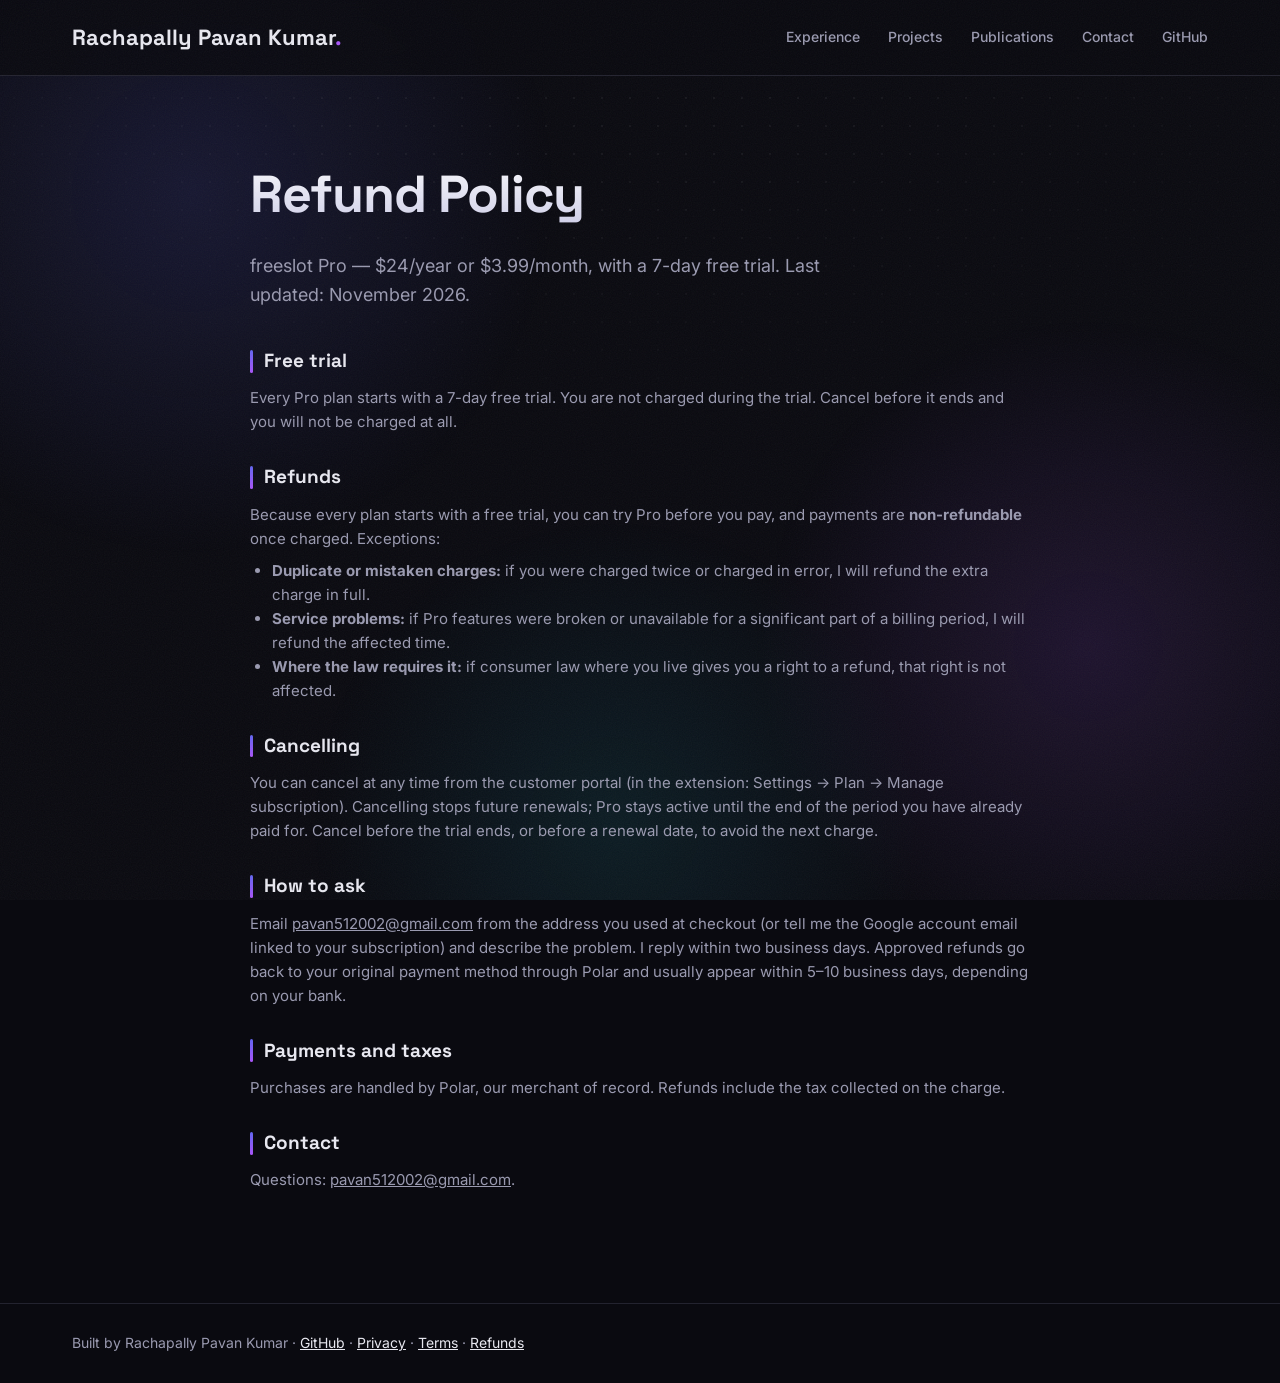
<file: refund.html>
<!DOCTYPE html>
<html lang="en">
<head>
  <meta charset="UTF-8">
  <meta name="viewport" content="width=device-width, initial-scale=1.0">
  <title>Refund Policy — freeslot</title>
  <meta name="description" content="Refund and cancellation policy for freeslot Pro subscriptions.">
  <link rel="preconnect" href="https://fonts.googleapis.com">
  <link rel="preconnect" href="https://fonts.gstatic.com" crossorigin>
  <link href="https://fonts.googleapis.com/css2?family=Space+Grotesk:wght@500;600;700&family=Inter:wght@400;500;600&display=swap" rel="stylesheet">
  <link rel="stylesheet" href="styles.v2.css?v=3">
  <link rel="stylesheet" href="wow.css?v=3">
  <style>
    .policy h3 { margin: 28px 0 10px; font-size: 19px; }
    .policy p, .policy li { color: var(--muted); font-size: 15px; }
    .policy ul { padding-left: 22px; margin: 8px 0; }
    .policy p { margin: 8px 0; }
  </style>
  <meta name="theme-color" content="#0a0a10">
  <link rel="icon" href="data:image/svg+xml,%3Csvg xmlns='http://www.w3.org/2000/svg' viewBox='0 0 64 64'%3E%3Cdefs%3E%3ClinearGradient id='g' x1='0' y1='0' x2='1' y2='1'%3E%3Cstop offset='0' stop-color='%236366f1'/%3E%3Cstop offset='1' stop-color='%23a855f7'/%3E%3C/linearGradient%3E%3C/defs%3E%3Crect width='64' height='64' rx='14' fill='url(%23g)'/%3E%3Ctext x='32' y='45' font-family='sans-serif' font-size='36' font-weight='bold' text-anchor='middle' fill='white'%3Ep%3C/text%3E%3C/svg%3E">
</head>
<body>
  <nav class="nav">
    <a href="index.html" class="logo"><span class="logo-first">Rachapally </span>Pavan Kumar<span class="accent">.</span></a>
    <div class="nav-links">
      <a href="index.html#experience">Experience</a>
      <a href="index.html#projects">Projects</a>
      <a href="index.html#publications">Publications</a>
      <a href="index.html#contact">Contact</a>
      <a href="https://github.com/pavan512002" target="_blank" rel="noopener">GitHub</a>
    </div>
  </nav>

  <main class="page policy">
    <h1>Refund Policy</h1>
    <p class="lede">freeslot Pro — $24/year or $3.99/month, with a 7-day free trial. Last updated: November 2026.</p>

    <h3>Free trial</h3>
    <p>Every Pro plan starts with a 7-day free trial. You are not charged during the trial. Cancel before it ends and you will not be charged at all.</p>

    <h3>Refunds</h3>
    <p>Because every plan starts with a free trial, you can try Pro before you pay, and payments are <strong>non-refundable</strong> once charged. Exceptions:</p>
    <ul>
      <li><strong>Duplicate or mistaken charges:</strong> if you were charged twice or charged in error, I will refund the extra charge in full.</li>
      <li><strong>Service problems:</strong> if Pro features were broken or unavailable for a significant part of a billing period, I will refund the affected time.</li>
      <li><strong>Where the law requires it:</strong> if consumer law where you live gives you a right to a refund, that right is not affected.</li>
    </ul>

    <h3>Cancelling</h3>
    <p>You can cancel at any time from the customer portal (in the extension: Settings → Plan → Manage subscription). Cancelling stops future renewals; Pro stays active until the end of the period you have already paid for. Cancel before the trial ends, or before a renewal date, to avoid the next charge.</p>

    <h3>How to ask</h3>
    <p>Email <a href="mailto:pavan512002@gmail.com">pavan512002@gmail.com</a> from the address you used at checkout (or tell me the Google account email linked to your subscription) and describe the problem. I reply within two business days. Approved refunds go back to your original payment method through Polar and usually appear within 5–10 business days, depending on your bank.</p>

    <h3>Payments and taxes</h3>
    <p>Purchases are handled by Polar, our merchant of record. Refunds include the tax collected on the charge.</p>

    <h3>Contact</h3>
    <p>Questions: <a href="mailto:pavan512002@gmail.com">pavan512002@gmail.com</a>.</p>
  </main>

  <footer>
    <p>Built by Rachapally Pavan Kumar · <a href="https://github.com/pavan512002" target="_blank" rel="noopener">GitHub</a> · <a href="privacy.html">Privacy</a> · <a href="terms.html">Terms</a> · <a href="refund.html">Refunds</a></p>
  </footer>
  <script src="wow.js?v=3"></script>
</body>
</html>
</file>
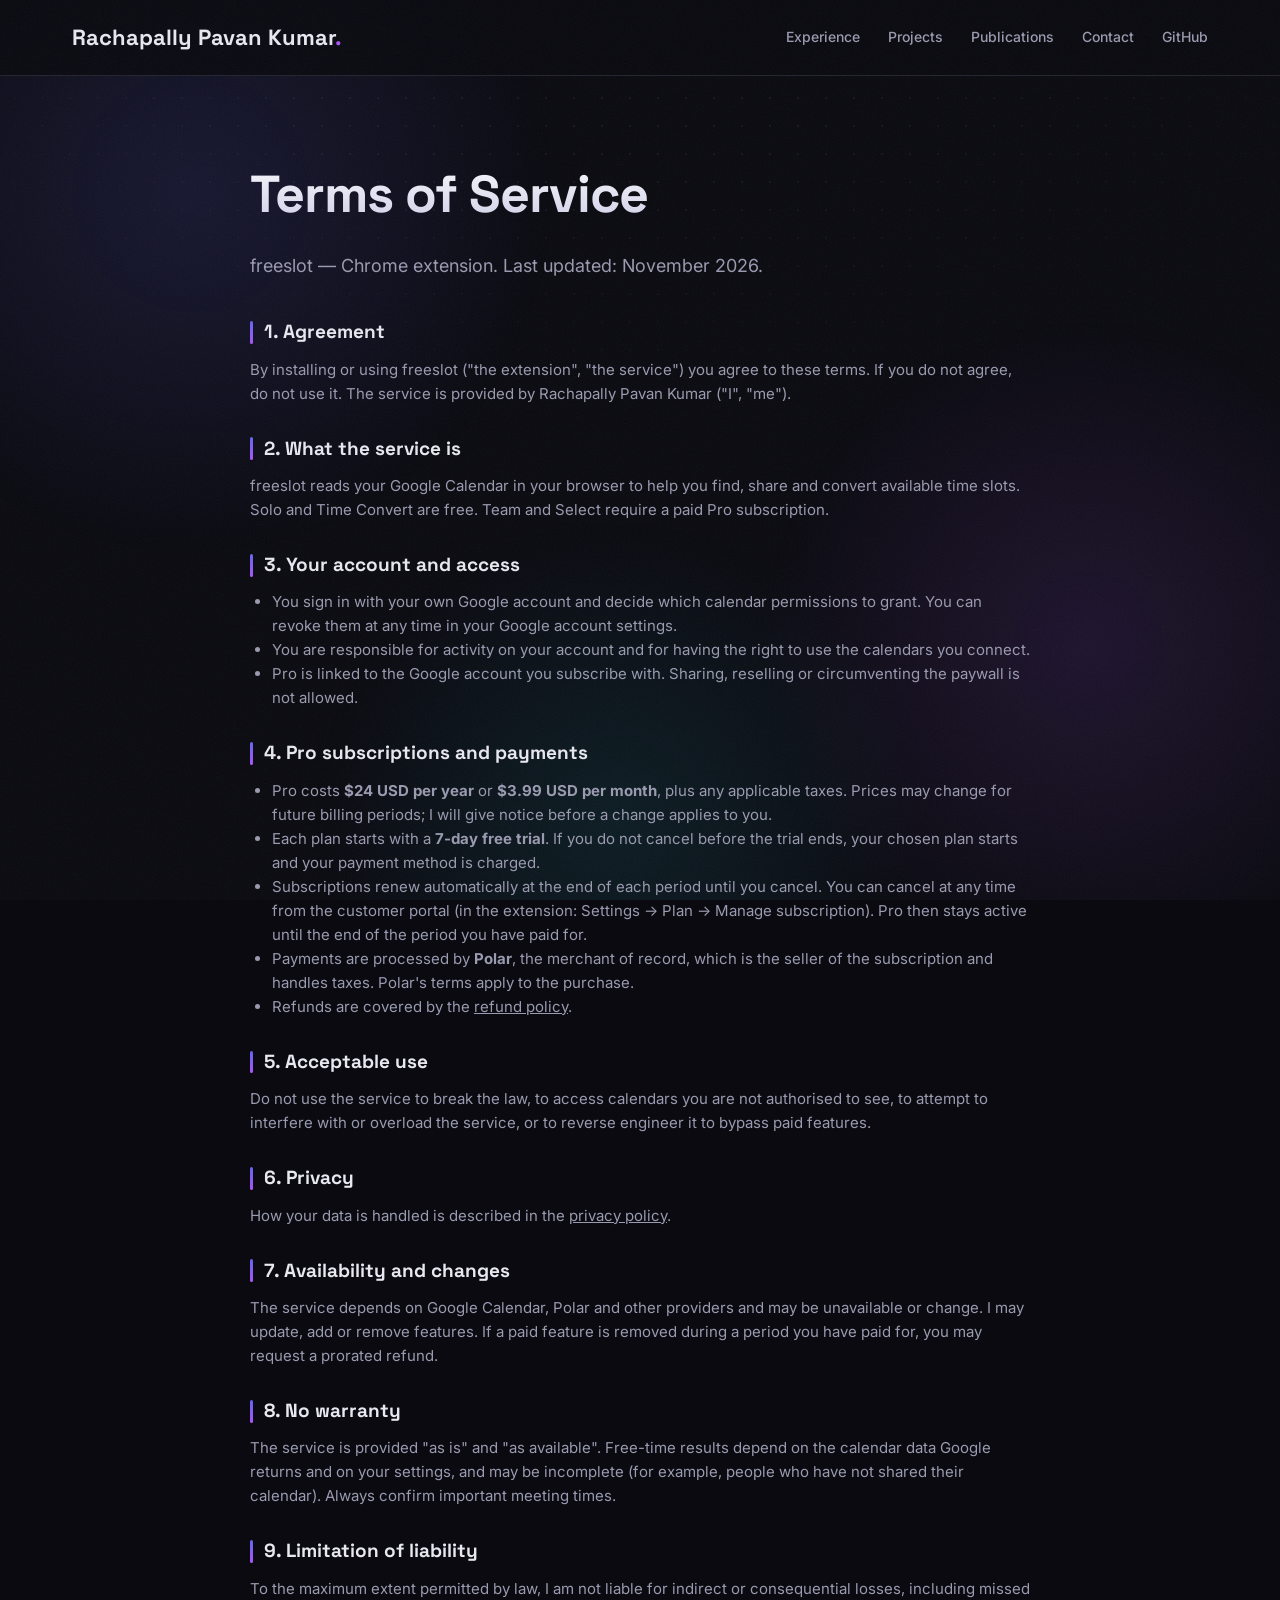
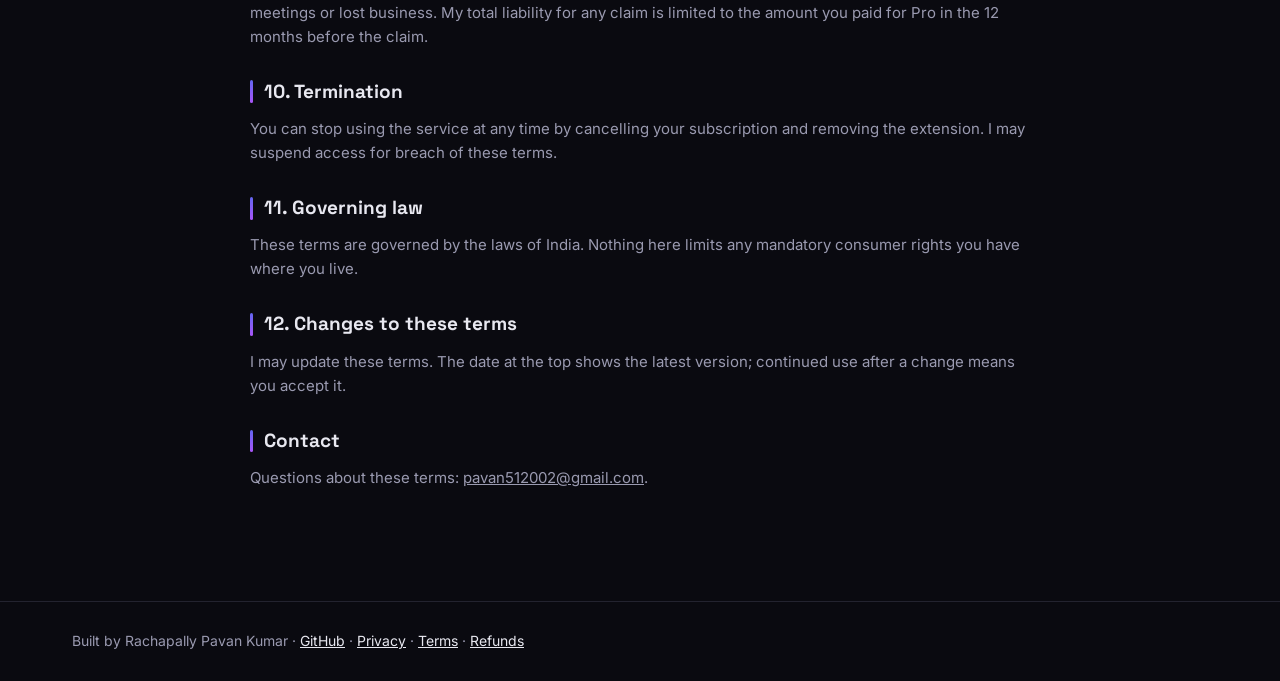
<file: terms.html>
<!DOCTYPE html>
<html lang="en">
<head>
  <meta charset="UTF-8">
  <meta name="viewport" content="width=device-width, initial-scale=1.0">
  <title>Terms of Service — freeslot</title>
  <meta name="description" content="Terms of service for the freeslot Chrome extension.">
  <link rel="preconnect" href="https://fonts.googleapis.com">
  <link rel="preconnect" href="https://fonts.gstatic.com" crossorigin>
  <link href="https://fonts.googleapis.com/css2?family=Space+Grotesk:wght@500;600;700&family=Inter:wght@400;500;600&display=swap" rel="stylesheet">
  <link rel="stylesheet" href="styles.v2.css?v=3">
  <link rel="stylesheet" href="wow.css?v=3">
  <style>
    .policy h3 { margin: 28px 0 10px; font-size: 19px; }
    .policy p, .policy li { color: var(--muted); font-size: 15px; }
    .policy ul { padding-left: 22px; margin: 8px 0; }
    .policy p { margin: 8px 0; }
  </style>
  <meta name="theme-color" content="#0a0a10">
  <link rel="icon" href="data:image/svg+xml,%3Csvg xmlns='http://www.w3.org/2000/svg' viewBox='0 0 64 64'%3E%3Cdefs%3E%3ClinearGradient id='g' x1='0' y1='0' x2='1' y2='1'%3E%3Cstop offset='0' stop-color='%236366f1'/%3E%3Cstop offset='1' stop-color='%23a855f7'/%3E%3C/linearGradient%3E%3C/defs%3E%3Crect width='64' height='64' rx='14' fill='url(%23g)'/%3E%3Ctext x='32' y='45' font-family='sans-serif' font-size='36' font-weight='bold' text-anchor='middle' fill='white'%3Ep%3C/text%3E%3C/svg%3E">
</head>
<body>
  <nav class="nav">
    <a href="index.html" class="logo"><span class="logo-first">Rachapally </span>Pavan Kumar<span class="accent">.</span></a>
    <div class="nav-links">
      <a href="index.html#experience">Experience</a>
      <a href="index.html#projects">Projects</a>
      <a href="index.html#publications">Publications</a>
      <a href="index.html#contact">Contact</a>
      <a href="https://github.com/pavan512002" target="_blank" rel="noopener">GitHub</a>
    </div>
  </nav>

  <main class="page policy">
    <h1>Terms of Service</h1>
    <p class="lede">freeslot — Chrome extension. Last updated: November 2026.</p>

    <h3>1. Agreement</h3>
    <p>By installing or using freeslot ("the extension", "the service") you agree to these terms. If you do not agree, do not use it. The service is provided by Rachapally Pavan Kumar ("I", "me").</p>

    <h3>2. What the service is</h3>
    <p>freeslot reads your Google Calendar in your browser to help you find, share and convert available time slots. Solo and Time Convert are free. Team and Select require a paid Pro subscription.</p>

    <h3>3. Your account and access</h3>
    <ul>
      <li>You sign in with your own Google account and decide which calendar permissions to grant. You can revoke them at any time in your Google account settings.</li>
      <li>You are responsible for activity on your account and for having the right to use the calendars you connect.</li>
      <li>Pro is linked to the Google account you subscribe with. Sharing, reselling or circumventing the paywall is not allowed.</li>
    </ul>

    <h3>4. Pro subscriptions and payments</h3>
    <ul>
      <li>Pro costs <strong>$24 USD per year</strong> or <strong>$3.99 USD per month</strong>, plus any applicable taxes. Prices may change for future billing periods; I will give notice before a change applies to you.</li>
      <li>Each plan starts with a <strong>7-day free trial</strong>. If you do not cancel before the trial ends, your chosen plan starts and your payment method is charged.</li>
      <li>Subscriptions renew automatically at the end of each period until you cancel. You can cancel at any time from the customer portal (in the extension: Settings → Plan → Manage subscription). Pro then stays active until the end of the period you have paid for.</li>
      <li>Payments are processed by <strong>Polar</strong>, the merchant of record, which is the seller of the subscription and handles taxes. Polar's terms apply to the purchase.</li>
      <li>Refunds are covered by the <a href="refund.html">refund policy</a>.</li>
    </ul>

    <h3>5. Acceptable use</h3>
    <p>Do not use the service to break the law, to access calendars you are not authorised to see, to attempt to interfere with or overload the service, or to reverse engineer it to bypass paid features.</p>

    <h3>6. Privacy</h3>
    <p>How your data is handled is described in the <a href="privacy.html">privacy policy</a>.</p>

    <h3>7. Availability and changes</h3>
    <p>The service depends on Google Calendar, Polar and other providers and may be unavailable or change. I may update, add or remove features. If a paid feature is removed during a period you have paid for, you may request a prorated refund.</p>

    <h3>8. No warranty</h3>
    <p>The service is provided "as is" and "as available". Free-time results depend on the calendar data Google returns and on your settings, and may be incomplete (for example, people who have not shared their calendar). Always confirm important meeting times.</p>

    <h3>9. Limitation of liability</h3>
    <p>To the maximum extent permitted by law, I am not liable for indirect or consequential losses, including missed meetings or lost business. My total liability for any claim is limited to the amount you paid for Pro in the 12 months before the claim.</p>

    <h3>10. Termination</h3>
    <p>You can stop using the service at any time by cancelling your subscription and removing the extension. I may suspend access for breach of these terms.</p>

    <h3>11. Governing law</h3>
    <p>These terms are governed by the laws of India. Nothing here limits any mandatory consumer rights you have where you live.</p>

    <h3>12. Changes to these terms</h3>
    <p>I may update these terms. The date at the top shows the latest version; continued use after a change means you accept it.</p>

    <h3>Contact</h3>
    <p>Questions about these terms: <a href="mailto:pavan512002@gmail.com">pavan512002@gmail.com</a>.</p>
  </main>

  <footer>
    <p>Built by Rachapally Pavan Kumar · <a href="https://github.com/pavan512002" target="_blank" rel="noopener">GitHub</a> · <a href="privacy.html">Privacy</a> · <a href="terms.html">Terms</a> · <a href="refund.html">Refunds</a></p>
  </footer>
  <script src="wow.js?v=3"></script>
</body>
</html>
</file>
<file: styles.v2.css>
:root {
  --bg: #0a0a10;
  --bg2: #101018;
  --card: #14141d;
  --border: #23232f;
  --text: #e8e8f0;
  --muted: #9a9ab0;
  --accent: #6366f1;
  --accent2: #a855f7;
  --green: #22c55e;
}

* { box-sizing: border-box; margin: 0; padding: 0; }

body {
  background: var(--bg);
  color: var(--text);
  font-family: 'Inter', system-ui, sans-serif;
  line-height: 1.6;
  -webkit-font-smoothing: antialiased;
}

h1, h2, h3, .logo { font-family: 'Space Grotesk', sans-serif; }

a { color: inherit; }

/* ---------- nav ---------- */
.nav {
  display: flex; justify-content: space-between; align-items: center;
  padding: 20px clamp(20px, 6vw, 72px);
  position: sticky; top: 0; z-index: 10;
  background: rgba(10, 10, 16, 0.85); backdrop-filter: blur(12px);
  border-bottom: 1px solid var(--border);
}
.logo { font-size: 22px; font-weight: 700; text-decoration: none; }
.accent { color: var(--accent2); }
.nav-links { display: flex; gap: 28px; }
.nav-links a { text-decoration: none; color: var(--muted); font-size: 14px; font-weight: 500; }
.nav-links a:hover { color: var(--text); }

/* ---------- hero ---------- */
.hero {
  position: relative; overflow: clip;
  min-height: max(620px, 94svh);
  display: flex; align-items: center;
  padding: clamp(90px, 12vh, 130px) clamp(20px, 6vw, 72px) clamp(76px, 10vh, 110px);
}
#net { position: absolute; inset: 0; width: 100%; height: 100%; }
.hero-inner {
  position: relative; z-index: 1; width: 100%; max-width: 1400px; margin: 0 auto;
  display: grid; grid-template-columns: 1.02fr 0.98fr; gap: clamp(36px, 5vw, 76px); align-items: center;
}
.hero-kicker { color: var(--muted); font-size: 15px; margin-bottom: 10px; }
.typed-line {
  font-family: ui-monospace, SFMono-Regular, Menlo, monospace;
  color: #c4b5fd; font-size: 15px; margin-bottom: 16px; min-height: 24px;
}
.typed-line .prompt { color: var(--green); font-weight: 700; }
.caret { display: inline-block; width: 9px; height: 17px; background: #c4b5fd; vertical-align: -3px; animation: blink 1.05s steps(1) infinite; }
@keyframes blink { 50% { opacity: 0; } }
.hero h1 { font-size: clamp(44px, 8vw, 84px); line-height: 1.05; letter-spacing: -1px; }
.gradient {
  background: linear-gradient(135deg, var(--accent), var(--accent2));
  -webkit-background-clip: text; background-clip: text; color: transparent;
}
.hero-sub { color: var(--muted); font-size: clamp(16px, 2vw, 19px); max-width: 560px; margin: 22px 0 30px; }
.hero-cta { display: flex; gap: 14px; flex-wrap: wrap; }
.hero-stats { display: flex; gap: clamp(26px, 4vw, 58px); margin-top: 40px; }
.hstat { display: flex; flex-direction: column; }
.hstat-num {
  font-family: 'Space Grotesk', sans-serif; font-size: clamp(26px, 3vw, 34px); font-weight: 700;
  background: linear-gradient(135deg, #ffffff, #a5a5c8);
  -webkit-background-clip: text; background-clip: text; color: transparent;
}
.hstat-label { color: var(--muted); font-size: 12px; text-transform: uppercase; letter-spacing: 1.4px; margin-top: 4px; }

/* ---------- page background: aurora + dot grid + spotlight ---------- */
.bg-aurora { position: fixed; inset: 0; z-index: -3; overflow: hidden; pointer-events: none; }
.bg-aurora i { position: absolute; border-radius: 50%; }
.bg-aurora i:nth-child(1) {
  width: 62vmax; height: 62vmax; left: -16vmax; top: -16vmax;
  background: radial-gradient(circle, rgba(99, 102, 241, 0.15), transparent 65%);
  animation: aurora1 26s ease-in-out infinite alternate;
}
.bg-aurora i:nth-child(2) {
  width: 56vmax; height: 56vmax; right: -13vmax; top: 32vh;
  background: radial-gradient(circle, rgba(168, 85, 247, 0.13), transparent 65%);
  animation: aurora2 32s ease-in-out infinite alternate;
}
.bg-aurora i:nth-child(3) {
  width: 52vmax; height: 52vmax; left: 22vw; bottom: -20vmax;
  background: radial-gradient(circle, rgba(34, 211, 238, 0.09), transparent 65%);
  animation: aurora1 38s ease-in-out infinite alternate-reverse;
}
@keyframes aurora1 { to { transform: translate(6vmax, 4vmax) scale(1.15); } }
@keyframes aurora2 { to { transform: translate(-5vmax, -6vmax) scale(1.1); } }
body::before {
  content: ""; position: fixed; inset: 0; z-index: -2; pointer-events: none;
  background-image: radial-gradient(rgba(255, 255, 255, 0.05) 1px, transparent 1.4px);
  background-size: 28px 28px;
  -webkit-mask-image: radial-gradient(ellipse 90% 70% at 50% 0%, black 25%, transparent 78%);
  mask-image: radial-gradient(ellipse 90% 70% at 50% 0%, black 25%, transparent 78%);
}
#spot {
  position: fixed; left: 0; top: 0; width: 560px; height: 560px; z-index: 50;
  pointer-events: none; mix-blend-mode: screen; opacity: 0;
  background: radial-gradient(circle, rgba(139, 92, 246, 0.14), transparent 60%);
  transform: translate(-50%, -50%);
}
.progress {
  position: fixed; top: 0; left: 0; height: 3px; width: 0; z-index: 60;
  background: linear-gradient(90deg, var(--accent), var(--accent2));
  box-shadow: 0 0 12px rgba(99, 102, 241, 0.7);
}

/* ---------- HUD (mission-control card) ---------- */
.hero-visual { position: relative; perspective: 1200px; }
.hud {
  position: relative; border-radius: 18px; padding: 18px 20px 16px;
  background: linear-gradient(160deg, rgba(26, 26, 40, 0.92), rgba(13, 13, 21, 0.95));
  border: 1px solid rgba(99, 102, 241, 0.28);
  box-shadow: 0 30px 80px rgba(0, 0, 0, 0.5), 0 0 70px rgba(99, 102, 241, 0.14), inset 0 1px 0 rgba(255, 255, 255, 0.06);
  transform-style: preserve-3d; will-change: transform;
  font-family: ui-monospace, SFMono-Regular, Menlo, monospace;
  animation: hudFloat 7s ease-in-out infinite;
}
@keyframes hudFloat { 0%, 100% { translate: 0 0; } 50% { translate: 0 -10px; } }
.hud-bar { display: flex; align-items: center; gap: 8px; margin-bottom: 14px; }
.hdot { width: 11px; height: 11px; border-radius: 50%; }
.hdot.r { background: #ff5f57; } .hdot.y { background: #febc2e; } .hdot.g { background: #28c840; }
.hud-title { color: var(--muted); font-size: 12.5px; margin-left: 6px; }
.live { margin-left: auto; display: flex; align-items: center; gap: 7px; color: var(--green); font-size: 11px; font-weight: 700; letter-spacing: 1.6px; font-family: 'Inter', sans-serif; }
.pulse-dot { width: 8px; height: 8px; border-radius: 50%; background: var(--green); animation: pulseDot 1.6s ease-out infinite; }
@keyframes pulseDot {
  0% { box-shadow: 0 0 0 0 rgba(34, 197, 94, 0.55); }
  70% { box-shadow: 0 0 0 9px rgba(34, 197, 94, 0); }
  100% { box-shadow: 0 0 0 0 rgba(34, 197, 94, 0); }
}
.hud-log { height: 150px; overflow: hidden; font-size: 12.5px; line-height: 1.8; color: #9fe8b8; display: flex; flex-direction: column; justify-content: flex-end; }
.hud-log div { animation: logIn 0.45s cubic-bezier(0.22, 1, 0.36, 1); white-space: nowrap; overflow: hidden; text-overflow: ellipsis; }
.hud-log .t { color: #5b5b78; margin-right: 8px; }
.hud-log .warn { color: #ffd479; }
.hud-log .ok { color: #7ef0a5; }
@keyframes logIn { from { opacity: 0; transform: translateY(8px); } }
.hud-chart { position: relative; margin: 12px 0 4px; }
#spark { width: 100%; height: 86px; display: block; }
.chart-label { position: absolute; top: 2px; right: 4px; font-size: 10px; color: var(--muted); letter-spacing: 1.4px; font-family: 'Inter', sans-serif; }
.hud-stats { display: grid; grid-template-columns: repeat(3, 1fr); gap: 10px; margin-top: 12px; padding-top: 12px; border-top: 1px solid rgba(255, 255, 255, 0.07); }
.hud-stats .k { display: block; font-size: 10px; letter-spacing: 1.4px; color: var(--muted); margin-bottom: 4px; font-family: 'Inter', sans-serif; }
.hud-stats .v { font-size: 14.5px; font-weight: 600; color: var(--text); }
.hud-stats .v.ok { color: var(--green); }
.hud-glow {
  position: absolute; inset: 6% -8% -10% -8%; z-index: -1;
  background: radial-gradient(ellipse at center, rgba(99, 102, 241, 0.25), transparent 65%);
  filter: blur(30px); animation: hudBreathe 5s ease-in-out infinite alternate;
}
@keyframes hudBreathe { to { opacity: 0.55; transform: scale(1.07); } }

/* scroll cue */
.scroll-cue {
  position: absolute; left: 50%; bottom: 24px; transform: translateX(-50%); z-index: 2;
  width: 26px; height: 42px; border: 2px solid rgba(255, 255, 255, 0.25);
  border-radius: 14px; display: flex; justify-content: center; padding-top: 8px;
}
.scroll-cue span { width: 4px; height: 8px; border-radius: 2px; background: var(--accent2); animation: cue 1.8s ease-in-out infinite; }
@keyframes cue {
  0% { transform: translateY(0); opacity: 1; }
  70% { transform: translateY(14px); opacity: 0; }
  100% { transform: translateY(0); opacity: 0; }
}

/* ---------- buttons ---------- */
.btn {
  display: inline-block; padding: 12px 26px; border-radius: 12px;
  font-weight: 600; font-size: 15px; text-decoration: none;
  transition: transform 0.15s, box-shadow 0.15s;
}
.btn.primary {
  background: linear-gradient(135deg, var(--accent), var(--accent2));
  color: #fff; border: none;
}
.btn.primary:hover { transform: translateY(-2px); box-shadow: 0 8px 24px rgba(99, 102, 241, 0.4); }
.btn.ghost { border: 1px solid var(--border); color: var(--text); background: transparent; }
.btn.ghost:hover { border-color: var(--accent); }

/* ---------- sections ---------- */
.section { padding: clamp(40px, 7vh, 80px) clamp(20px, 6vw, 72px); max-width: 1100px; }
.section h2 { font-size: clamp(26px, 4vw, 36px); margin-bottom: 28px; letter-spacing: -0.5px; }

/* ---------- project cards ---------- */
.cards { display: grid; gap: 24px; grid-template-columns: repeat(auto-fit, minmax(300px, 1fr)); }
.card {
  background: var(--card); border: 1px solid var(--border); border-radius: 20px;
  padding: 30px; display: flex; flex-direction: column; gap: 14px;
  transition: transform 0.2s, border-color 0.2s;
}
.card:hover { transform: translateY(-4px); border-color: #3a3a4d; }
.card.featured { border-color: rgba(99, 102, 241, 0.45); }
.card-top { display: flex; justify-content: space-between; align-items: center; }
.card-kind { color: var(--muted); font-size: 12px; text-transform: uppercase; letter-spacing: 1.5px; }
.badge.live { margin-left: 0; color: var(--green); font-size: 12px; font-weight: 600; letter-spacing: 0.5px; }
.card h3 { font-size: 24px; }
.pub-authors { font-size: 14px; color: var(--muted); margin: 10px 0 4px; }
.pub-authors strong { color: var(--text); }
.pub-venue { font-size: 13px; color: var(--muted); font-style: italic; margin: 0 0 10px; }
.card p { color: var(--muted); font-size: 15px; }
.tags { display: flex; flex-wrap: wrap; gap: 8px; }
.tags span {
  font-size: 12px; font-weight: 500; color: #c7c7dd;
  background: #1d1d29; border: 1px solid var(--border);
  padding: 4px 12px; border-radius: 999px;
}
.card-actions { display: flex; gap: 12px; margin-top: auto; padding-top: 8px; flex-wrap: wrap; }
.card-actions .btn { padding: 10px 20px; font-size: 14px; }

/* ---------- about ---------- */
.about-grid { display: grid; gap: 24px; grid-template-columns: 1.4fr 1fr; }
.about-grid p { color: var(--muted); font-size: 16px; }
.skills { list-style: none; display: flex; flex-direction: column; gap: 10px; }
.skills li {
  background: var(--card); border: 1px solid var(--border); border-radius: 12px;
  padding: 12px 18px; font-size: 14px; font-weight: 500;
}
@media (max-width: 700px) { .about-grid { grid-template-columns: 1fr; } }

/* ---------- project pages ---------- */
.page { max-width: 860px; margin: 0 auto; padding: clamp(40px, 7vh, 80px) clamp(20px, 6vw, 40px); }
.page h1 { font-size: clamp(32px, 5vw, 52px); letter-spacing: -1px; margin: 14px 0 16px; }
.page .lede { color: var(--muted); font-size: 18px; margin-bottom: 36px; max-width: 640px; }
.back { color: var(--muted); text-decoration: none; font-size: 14px; }
.back:hover { color: var(--text); }
.pipeline { display: grid; gap: 0; margin: 30px 0; }
.pipe-step {
  background: var(--card); border: 1px solid var(--border); border-radius: 14px;
  padding: 18px 22px; position: relative;
}
.pipe-step + .pipe-step { margin-top: 26px; }
.pipe-step + .pipe-step::before {
  content: "↓"; position: absolute; top: -26px; left: 50%; transform: translateX(-50%);
  color: var(--accent); font-size: 18px;
}
.pipe-step h4 { font-size: 15px; margin-bottom: 4px; }
.pipe-step p { color: var(--muted); font-size: 14px; }
.pipe-step code { color: #c4b5fd; font-size: 13px; }
.gesture-map { display: grid; grid-template-columns: repeat(auto-fit, minmax(140px, 1fr)); gap: 12px; margin: 24px 0; }
.gesture {
  background: var(--card); border: 1px solid var(--border); border-radius: 14px;
  padding: 16px; text-align: center;
}
.gesture .fingers { font-size: 30px; margin-bottom: 6px; }
.gesture .cmd { font-weight: 600; font-size: 14px; }
.gesture .desc { color: var(--muted); font-size: 12px; }

/* ---------- footer ---------- */
footer {
  border-top: 1px solid var(--border); margin-top: 40px;
  padding: 28px clamp(20px, 6vw, 72px); color: var(--muted); font-size: 14px;
}
footer a { color: var(--text); }

/* ---------- reveal animation ---------- */
.reveal { opacity: 0; transform: translateY(24px); transition: opacity 0.6s, transform 0.6s cubic-bezier(0.22,1,0.36,1); }
.reveal.visible { opacity: 1; transform: none; }

/* ---------- motion & polish ---------- */
html { scroll-behavior: smooth; }

/* animated hero background (handled by #net canvas + aurora) */
.hero { position: relative; overflow: clip; }

/* staggered hero entrance */
.enter { opacity: 0; transform: translateY(28px); animation: rise 0.9s cubic-bezier(0.22,1,0.36,1) forwards; }
.enter-1 { animation-delay: 0.05s; }
.enter-2 { animation-delay: 0.18s; }
.enter-3 { animation-delay: 0.32s; }
.enter-4 { animation-delay: 0.46s; }
.enter-5 { animation-delay: 0.62s; }
@keyframes rise { to { opacity: 1; transform: none; } }

/* ---------- responsive: one column on smaller screens ---------- */
@media (max-width: 1023px) {
  .hero { min-height: 0; }
  .hero-inner { grid-template-columns: 1fr; }
  .hero-visual { max-width: 600px; }
  #spot { display: none; }
  .scroll-cue { display: none; }
}
@media (max-width: 640px) {
  .hero-stats { gap: 22px; flex-wrap: wrap; }
  .hud-log { height: 118px; font-size: 11.5px; }
  .hud-stats { grid-template-columns: repeat(3, 1fr); }
}

/* at-a-glance snapshot strip */
.snapshot {
  display: grid; grid-template-columns: repeat(auto-fit, minmax(200px, 1fr)); gap: 12px;
  border-top: 1px solid var(--border); border-bottom: 1px solid var(--border);
  padding: 20px clamp(20px, 6vw, 72px); margin: 0 auto; max-width: 1400px;
}
.snap {
  display: flex; flex-direction: column; gap: 2px;
  background: var(--card); border: 1px solid var(--border); border-radius: 14px;
  padding: 12px 18px;
}
.snap-label { color: var(--muted); font-size: 11px; font-weight: 600; text-transform: uppercase; letter-spacing: 1.5px; }
.snap-value { font-size: 14.5px; font-weight: 600; }

/* nav shadow on scroll */
.nav.scrolled { box-shadow: 0 4px 24px rgba(0, 0, 0, 0.45); }

/* card hover glow */
.card { position: relative; }
.card:hover { transform: translateY(-6px); border-color: #3d3d55; box-shadow: 0 16px 40px rgba(0, 0, 0, 0.35); }

/* ---------- projects rail: full-width, fits all cards, arrows only on overflow ---------- */
#projects { max-width: none; }
#projects .rail-wrap { position: relative; }
#projects .rail-wrap.no-arrows .rail-btn { display: none; }
.rail-btn {
  position: absolute; top: 50%; transform: translateY(-50%); z-index: 5;
  width: 46px; height: 46px; border-radius: 50%; cursor: pointer;
  background: rgba(29, 29, 41, 0.94); border: 1px solid rgba(139, 92, 246, 0.45); color: var(--text);
  font-size: 18px; line-height: 1; display: flex; align-items: center; justify-content: center;
  box-shadow: 0 8px 24px rgba(0, 0, 0, 0.5);
  transition: transform 0.25s cubic-bezier(0.22, 1.4, 0.36, 1), border-color 0.2s, box-shadow 0.25s, opacity 0.2s, background 0.2s;
}
#railPrev { left: 10px; }
#railNext { right: 10px; }
.rail-btn:hover:not(:disabled) { transform: translateY(-50%) scale(1.14); background: #26263a; box-shadow: 0 0 26px rgba(139, 92, 246, 0.5); }
.rail-btn:disabled { opacity: 0.25; cursor: default; }
#projects .cards {
  display: flex; gap: 24px; overflow-x: auto; overscroll-behavior-x: contain;
  scroll-snap-type: x proximity; scrollbar-width: none; -ms-overflow-style: none;
  padding: 22px 0 32px; cursor: grab;
}
#projects .cards::-webkit-scrollbar { display: none; }
#projects .cards .card {
  flex: 1 0 280px; scroll-snap-align: start; cursor: pointer;
  transition: transform 0.3s cubic-bezier(0.22, 1.2, 0.36, 1), border-color 0.25s ease, box-shadow 0.3s ease;
  will-change: transform;
}
@media (max-width: 639px) { #projects .cards .card { flex: 0 0 100%; } }
/* hover hint: gentle lift — the real pop-out is the half-screen sheet on click */
#projects .card:hover {
  transform: translateY(-6px);
  border-color: rgba(139, 92, 246, 0.55);
  box-shadow: 0 18px 44px rgba(0, 0, 0, 0.45), 0 0 30px rgba(139, 92, 246, 0.22);
  z-index: 2;
}
#projects .cards.dragging { cursor: grabbing; scroll-snap-type: none; }
#projects .cards.dragging .card { pointer-events: none; }

/* ---------- project pop-out: half-screen sheet ---------- */
.modal-overlay {
  position: fixed; inset: 0; z-index: 200; display: flex;
  align-items: flex-end; justify-content: center; padding: 0 16px;
  background: rgba(4, 4, 10, 0.72); backdrop-filter: blur(10px); -webkit-backdrop-filter: blur(10px);
  opacity: 0; pointer-events: none; transition: opacity 0.32s ease;
}
.modal-overlay.open { opacity: 1; pointer-events: auto; }
.modal-sheet {
  width: min(880px, 100%); max-height: 66vh; overflow-y: auto; position: relative;
  background: linear-gradient(180deg, #17171f, #101016);
  border: 1px solid rgba(139, 92, 246, 0.4); border-bottom: none; border-radius: 26px 26px 0 0;
  padding: clamp(28px, 4vw, 48px); padding-top: clamp(38px, 5vw, 54px);
  box-shadow: 0 -24px 90px rgba(0, 0, 0, 0.65), 0 0 70px rgba(139, 92, 246, 0.20);
  transform: translateY(70px) scale(0.97); opacity: 0;
  transition: transform 0.5s cubic-bezier(0.22, 1.28, 0.36, 1), opacity 0.32s ease;
  scrollbar-width: thin;
}
.modal-overlay.open .modal-sheet { transform: none; opacity: 1; }
@media (max-width: 639px) { .modal-sheet { max-height: 84vh; } }
.modal-close {
  position: absolute; top: 16px; right: 16px; width: 40px; height: 40px; border-radius: 50%;
  background: #1d1d29; border: 1px solid var(--border); color: var(--text);
  font-size: 20px; cursor: pointer; display: flex; align-items: center; justify-content: center;
  transition: transform 0.25s cubic-bezier(0.22, 1.4, 0.36, 1), border-color 0.2s;
}
.modal-close:hover { transform: rotate(90deg) scale(1.1); border-color: rgba(139, 92, 246, 0.6); }
.modal-kind { color: var(--muted); font-size: 12px; text-transform: uppercase; letter-spacing: 1.5px; display: flex; align-items: center; gap: 10px; margin-bottom: 10px; }
.modal-sheet h3 { font-size: clamp(26px, 4vw, 38px); letter-spacing: -0.5px; margin-bottom: 14px; }
.modal-lede { color: var(--muted); font-size: 16.5px; line-height: 1.6; margin-bottom: 20px; max-width: 640px; }
.modal-sheet .tags { margin-bottom: 24px; }
.modal-points { list-style: none; display: flex; flex-direction: column; gap: 12px; margin-bottom: 28px; }
.modal-points li { display: flex; gap: 12px; color: #d6d6e8; font-size: 15px; line-height: 1.55; }
.modal-points li::before { content: "\2726"; color: var(--accent2); flex-shrink: 0; }
.modal-ctas { display: flex; gap: 12px; flex-wrap: wrap; }

/* command pill pulse on change */
.hud-cmd.pulse { animation: pulse 0.45s ease; }
@keyframes pulse {
  0% { transform: scale(1); }
  40% { transform: scale(1.14); }
  100% { transform: scale(1); }
}

/* gradient text shimmer on hero */
.gradient { background-size: 200% 200%; animation: shimmer 8s ease-in-out infinite; }
@keyframes shimmer {
  0%, 100% { background-position: 0% 50%; }
  50% { background-position: 100% 50%; }
}

/* ---------- experience timeline ---------- */
.timeline { display: flex; flex-direction: column; }
.t-item { position: relative; padding: 0 0 34px 30px; border-left: 2px solid var(--border); margin-left: 8px; }
.t-item:last-child { padding-bottom: 0; }
.t-item::before {
  content: ""; position: absolute; left: -7px; top: 5px; width: 12px; height: 12px; border-radius: 50%;
  background: linear-gradient(135deg, var(--accent), var(--accent2));
  box-shadow: 0 0 16px rgba(99, 102, 241, 0.6);
}
.t-date { color: var(--muted); font-size: 13px; font-weight: 600; letter-spacing: 0.8px; text-transform: uppercase; }
.t-item h3 { font-size: 20px; margin: 6px 0 2px; }
.t-org { color: #c4b5fd; font-size: 14px; font-weight: 600; margin-bottom: 10px; }
.t-item ul { padding-left: 18px; color: var(--muted); font-size: 14.5px; display: flex; flex-direction: column; gap: 7px; max-width: 720px; }

/* ---------- contact ---------- */
.contact-grid { display: flex; gap: 12px; flex-wrap: wrap; }

/* ---------- motion pass ---------- */
:root { --ease-out: cubic-bezier(0.22, 1, 0.36, 1); }

/* section headings: gradient underline draws in as the heading reveals */
.section h2, .page h2 { position: relative; padding-bottom: 12px; }
.section h2::after, .page h2::after {
  content: ""; position: absolute; left: 0; bottom: 0; width: 56px; height: 3px; border-radius: 2px;
  background: linear-gradient(90deg, var(--accent), var(--accent2));
  transform: scaleX(0); transform-origin: left;
  transition: transform 0.7s var(--ease-out) 0.3s;
}
.section h2.visible::after, .page h2.visible::after { transform: scaleX(1); }

/* nav: underline slides in on hover and tracks the section in view */
.nav-links a { position: relative; padding: 4px 0; transition: color 0.2s; }
.nav-links a::after {
  content: ""; position: absolute; left: 0; right: 0; bottom: -2px; height: 2px; border-radius: 2px;
  background: linear-gradient(90deg, var(--accent), var(--accent2));
  transform: scaleX(0); transform-origin: left; transition: transform 0.3s var(--ease-out);
}
.nav-links a:hover::after, .nav-links a.active::after { transform: scaleX(1); }
.nav-links a.active { color: var(--text); }

/* cards: soft glow that follows the cursor (mouse only) */
.card::after {
  content: ""; position: absolute; inset: 0; border-radius: inherit; pointer-events: none;
  background: radial-gradient(380px circle at var(--mx, 50%) var(--my, 50%), rgba(139, 92, 246, 0.16), transparent 60%);
  opacity: 0; transition: opacity 0.3s ease;
}
@media (hover: hover) and (pointer: fine) { .card:hover::after { opacity: 1; } }

/* tags pop in one after another once their card reveals */
.reveal .tags span { opacity: 0; transform: translateY(8px) scale(0.94); transition: opacity 0.4s ease, transform 0.5s var(--ease-out); }
.reveal.visible .tags span { opacity: 1; transform: none; transition-delay: calc(var(--i, 0) * 55ms + 280ms); }

/* timeline: dots pop with a little overshoot when their entry reveals */
.t-item.reveal::before { transform: scale(0); transition: transform 0.5s cubic-bezier(0.34, 1.56, 0.64, 1) 0.2s; }
.t-item.reveal.visible::before { transform: scale(1); }

/* snapshot strip + buttons */
.snap { transition: transform 0.25s var(--ease-out), border-color 0.25s; }
.snap:hover { transform: translateY(-3px); }
.btn:active { transform: scale(0.97); }

/* sub-pages: title block eases in on load */
.page > .back, .page > h1, .page > .lede, .page > .tags {
  opacity: 0; transform: translateY(18px); animation: rise 0.7s var(--ease-out) forwards;
}
.page > .back { animation-delay: 0.02s; }
.page > h1 { animation-delay: 0.1s; }
.page > .lede { animation-delay: 0.2s; }
.page > .tags { animation-delay: 0.3s; }

/* ---------- reel-style project pop: spring zoom, 3D tilt, spinning ring, neighbours recede ---------- */
@property --ang { syntax: "<angle>"; initial-value: 0deg; inherits: false; }
@keyframes spinRing { to { --ang: 360deg; } }
@keyframes sheen { from { transform: translateX(-120%) skewX(-18deg); } to { transform: translateX(260%) skewX(-18deg); } }
#projects .cards { padding-inline: 20px; margin-inline: -20px; }
#projects .cards .card {
  transition: transform 0.45s cubic-bezier(0.34, 1.56, 0.64, 1), opacity 0.4s ease, filter 0.4s ease, border-color 0.25s ease, box-shadow 0.4s ease;
  overflow: hidden;
}
#projects .card::before {
  content: ""; position: absolute; inset: 0; border-radius: inherit; padding: 2px; pointer-events: none;
  background: conic-gradient(from var(--ang), #6366f1, #a855f7, #22d3ee, #6366f1);
  -webkit-mask: linear-gradient(#000 0 0) content-box, linear-gradient(#000 0 0);
  -webkit-mask-composite: xor; mask-composite: exclude;
  opacity: 0; transition: opacity 0.3s ease;
}
#projects .card .sheen {
  position: absolute; top: 0; bottom: 0; left: 0; width: 38%; pointer-events: none;
  background: linear-gradient(100deg, transparent, rgba(255, 255, 255, 0.10), transparent);
  transform: translateX(-120%) skewX(-18deg);
}
/* hover: the card grows in place into the detail panel (.pop, built in main.js); the rest recede */
@media (hover: hover) and (pointer: fine) {
  #projects .cards.pop-on .card:not(.is-popped) { opacity: 0.45; filter: saturate(0.6) blur(1.2px); transform: scale(0.97); }
  #projects .card.is-popped { opacity: 0; transition-duration: 0.2s; }
}
.pop {
  position: fixed; z-index: 150; display: none; overflow: hidden; border-radius: 22px;
  background: linear-gradient(180deg, #1b1b26, #111118);
  box-shadow: 0 36px 90px rgba(0, 0, 0, 0.65), 0 0 70px rgba(139, 92, 246, 0.32);
  transition: left 0.5s var(--ease-out), top 0.5s var(--ease-out), width 0.5s var(--ease-out), height 0.5s var(--ease-out), box-shadow 0.4s ease;
}
.pop::before {
  content: ""; position: absolute; inset: 0; border-radius: inherit; padding: 2px; pointer-events: none; z-index: 3;
  background: conic-gradient(from var(--ang), #6366f1, #a855f7, #22d3ee, #6366f1);
  -webkit-mask: linear-gradient(#000 0 0) content-box, linear-gradient(#000 0 0);
  -webkit-mask-composite: xor; mask-composite: exclude;
  opacity: 0.55; transition: opacity 0.4s ease;
}
.pop.on::before { opacity: 1; animation: spinRing 3.5s linear infinite; }
/* the card's own content, fading out as the panel grows */
.pop-from.card {
  position: absolute; left: 0; top: 0; right: auto; bottom: auto; margin: 0;
  background: none; border: 0; border-radius: 0; box-shadow: none; transform: none !important;
  pointer-events: none; opacity: 1; transition: opacity 0.18s ease;
}
.pop-from.card::before, .pop-from.card::after { display: none; }
.pop.on .pop-from.card { opacity: 0; }
/* the detail, fading in once there is room */
.pop-to {
  position: relative; flex: 1; min-height: 0; overflow-y: auto; scrollbar-width: thin;
  padding: clamp(24px, 3vw, 34px); opacity: 0; transform: translateY(10px);
  transition: opacity 0.2s ease, transform 0.2s ease;
}
.pop.on .pop-to { opacity: 1; transform: none; transition: opacity 0.35s ease 0.18s, transform 0.45s var(--ease-out) 0.18s; }
.pop-to h3 { font-size: clamp(24px, 2.6vw, 32px); letter-spacing: -0.4px; margin-bottom: 12px; }
.pop-to .tags { margin-bottom: 20px; }
.pop-to .modal-lede { font-size: 15.5px; margin-bottom: 18px; }
.pop-to .modal-points { margin-bottom: 22px; }
.pop-to .modal-points li { font-size: 14.5px; }

@media (prefers-reduced-motion: reduce) {
  *, *::before, *::after { animation: none !important; transition: none !important; }
  .reveal, .enter, .reveal .tags span, .page > .back, .page > h1, .page > .lede, .page > .tags { opacity: 1 !important; transform: none !important; }
  .section h2::after, .page h2::after { transform: scaleX(1) !important; }
  .t-item.reveal::before { transform: none !important; }
  #net, #spot, .bg-aurora { display: none !important; }
}
</file>
<file: wow.css>
/* =====================================================================
   wow.css — the "make it unforgettable" layer. Loads after styles.v2.css.
   Everything here is progressive: no JS / reduced motion = a clean static site.
   ===================================================================== */
:root { --ease-out: cubic-bezier(0.22, 1, 0.36, 1); }

/* ---------- page transitions between pages (Chromium / Safari) ---------- */
@view-transition { navigation: auto; }
::view-transition-old(root) { animation: 0.22s ease both vtOut; }
::view-transition-new(root) { animation: 0.45s var(--ease-out) both vtIn; }
@keyframes vtOut { to { opacity: 0; transform: scale(0.992); } }
@keyframes vtIn { from { opacity: 0; transform: translateY(12px); } }

/* ---------- film grain over everything ---------- */
body::after {
  content: ""; position: fixed; inset: 0; z-index: 999; pointer-events: none; opacity: 0.05;
  background-image: url("data:image/svg+xml,%3Csvg xmlns='http://www.w3.org/2000/svg' width='180' height='180'%3E%3Cfilter id='n'%3E%3CfeTurbulence type='fractalNoise' baseFrequency='.85' numOctaves='2' stitchTiles='stitch'/%3E%3C/filter%3E%3Crect width='100%25' height='100%25' filter='url(%23n)'/%3E%3C/svg%3E");
}

/* ---------- intro curtain ---------- */
#intro {
  position: fixed; inset: 0; z-index: 1000; display: grid; place-items: center;
  background: radial-gradient(ellipse at 50% 45%, #14142a, #07070c 70%);
  clip-path: inset(0 0 0 0); transition: clip-path 0.95s cubic-bezier(0.77, 0, 0.18, 1);
}
html:not(.intro-lock) #intro { display: none; }
#intro.done { clip-path: inset(0 0 100% 0); }
.intro-word {
  display: flex; flex-wrap: wrap; justify-content: center; max-width: 94vw;
  font: 700 clamp(24px, 5.6vw, 74px) 'Space Grotesk', sans-serif; letter-spacing: -1.5px; overflow: hidden; padding: 0 0 0.14em;
}
.intro-word span { display: inline-block; transform: translateY(115%); animation: wordUp 0.75s var(--ease-out) forwards; animation-delay: calc(var(--i) * 42ms + 0.1s); }
.intro-word span.dot { color: var(--accent2); }
.intro-bar { position: absolute; left: 50%; bottom: 22%; width: min(240px, 50vw); height: 2px; transform: translateX(-50%); background: rgba(255, 255, 255, 0.1); overflow: hidden; border-radius: 2px; }
.intro-bar::after { content: ""; position: absolute; inset: 0; background: linear-gradient(90deg, var(--accent), var(--accent2)); transform: scaleX(0); transform-origin: left; animation: introBar 1.15s var(--ease-out) 0.1s forwards; }
@keyframes introBar { to { transform: scaleX(1); } }
@keyframes wordUp { to { transform: none; } }
html.hero-hold .enter, html.hero-hold .wi { animation-play-state: paused; }

/* ---------- hero headline: word-by-word mask rise ---------- */
.hero h1 .w { display: inline-block; overflow: hidden; vertical-align: top; padding: 0 0.05em 0.16em; margin: 0 -0.05em -0.16em; }
.hero h1 .wi { display: inline-block; transform: translateY(108%) rotate(5deg); transform-origin: left bottom; animation: wordUp 1s var(--ease-out) forwards; animation-delay: calc(var(--d, 0) * 95ms + 0.12s); }
.hero-copy, .hero-visual { will-change: transform; }

/* ---------- custom cursor ---------- */
html.cc, html.cc * { cursor: none !important; }
.cur-dot, .cur-ring {
  position: fixed; left: 0; top: 0; z-index: 2000; pointer-events: none; border-radius: 50%; opacity: 0;
  transition: opacity 0.25s ease;
}
.cur-dot { width: 7px; height: 7px; margin: -3.5px 0 0 -3.5px; background: #fff; mix-blend-mode: difference; }
.cur-ring {
  width: 38px; height: 38px; margin: -19px 0 0 -19px; border: 1.5px solid rgba(167, 139, 250, 0.75);
  display: grid; place-items: center; color: #fff; font: 600 11px 'Inter', sans-serif; letter-spacing: 0.6px; text-transform: uppercase;
  transition: width 0.35s var(--ease-out), height 0.35s var(--ease-out), margin 0.35s var(--ease-out), background 0.3s, border-color 0.3s, opacity 0.25s;
}
.cur-ring span { opacity: 0; transition: opacity 0.2s; }
.cur-ring.hot { width: 62px; height: 62px; margin: -31px 0 0 -31px; background: rgba(139, 92, 246, 0.16); border-color: rgba(196, 181, 253, 0.95); }
.cur-ring.card { width: 96px; height: 96px; margin: -48px 0 0 -48px; background: rgba(99, 102, 241, 0.22); border-color: rgba(196, 181, 253, 0.9); backdrop-filter: blur(2px); }
.cur-ring.card span { opacity: 1; }
.cur-ring.down { transform-origin: center; }

/* ---------- tech marquee ---------- */
.marquee {
  overflow: hidden; padding: 30px 0; margin-top: 8px;
  -webkit-mask-image: linear-gradient(90deg, transparent, #000 9%, #000 91%, transparent);
  mask-image: linear-gradient(90deg, transparent, #000 9%, #000 91%, transparent);
}
.mq-row { display: flex; gap: 14px; width: max-content; animation: mq 44s linear infinite; }
.mq-row.rev { margin-top: 14px; animation-direction: reverse; animation-duration: 52s; }
.marquee:hover .mq-row { animation-play-state: paused; }
.mq-row span {
  padding: 11px 22px; border: 1px solid var(--border); border-radius: 999px; background: rgba(20, 20, 29, 0.8);
  font: 600 14px 'Space Grotesk', sans-serif; color: #cfcfe6; white-space: nowrap;
  transition: transform 0.3s var(--ease-out), color 0.2s, border-color 0.2s, box-shadow 0.3s;
}
.mq-row span:hover { transform: translateY(-4px) scale(1.06); color: #fff; border-color: rgba(139, 92, 246, 0.75); box-shadow: 0 0 28px rgba(139, 92, 246, 0.4); }
@keyframes mq { to { transform: translateX(calc(-50% - 7px)); } }

/* ---------- timeline: a line that fills as you scroll, dots light up ---------- */
.timeline { position: relative; }
.timeline::before {
  content: ""; position: absolute; left: 8px; top: 0; z-index: 1; width: 2px; border-radius: 2px;
  height: calc(var(--tp, 0) * 100%); background: linear-gradient(180deg, var(--accent), var(--accent2));
  box-shadow: 0 0 14px rgba(139, 92, 246, 0.8);
}
.t-item.reveal::before { transition: transform 0.5s cubic-bezier(0.34, 1.56, 0.64, 1) 0.2s, filter 0.5s, box-shadow 0.5s; }
.t-item:not(.lit)::before { filter: grayscale(1) brightness(0.55); box-shadow: none; }
.t-item.lit::before { box-shadow: 0 0 0 5px rgba(139, 92, 246, 0.18), 0 0 22px rgba(139, 92, 246, 0.95); }

/* ---------- contact ---------- */
.big-cta { font: 700 clamp(40px, 8vw, 96px)/1.02 'Space Grotesk', sans-serif; letter-spacing: -2.5px; margin: 4px 0 30px; }
.toast {
  position: fixed; left: 50%; bottom: 30px; z-index: 3000; padding: 12px 22px; border-radius: 999px;
  background: #1d1d29; border: 1px solid rgba(139, 92, 246, 0.6); color: #fff; font-size: 14px; font-weight: 600;
  box-shadow: 0 12px 40px rgba(0, 0, 0, 0.5), 0 0 30px rgba(139, 92, 246, 0.3);
  transform: translate(-50%, 30px); opacity: 0; pointer-events: none; transition: transform 0.45s var(--ease-out), opacity 0.3s;
}
.toast.show { transform: translate(-50%, 0); opacity: 1; }
button.btn { font-family: inherit; cursor: pointer; }

/* ---------- live previews inside the project panels ---------- */
.pv {
  height: 96px; margin: 0 0 20px; padding: 0 clamp(16px, 3vw, 28px); border-radius: 14px; overflow: hidden; position: relative;
  display: flex; align-items: center; justify-content: space-between; gap: 14px;
  background: radial-gradient(ellipse at 20% 0%, rgba(99, 102, 241, 0.16), transparent 60%), rgba(255, 255, 255, 0.025);
  border: 1px solid var(--border); font-family: ui-monospace, SFMono-Regular, Menlo, monospace;
}
@property --n { syntax: "<integer>"; initial-value: 0; inherits: false; }
/* TapCourt: score counting up */
.pv-score .team { display: flex; flex-direction: column; align-items: center; gap: 2px; min-width: 90px; }
.pv-score small { color: var(--muted); font-size: 10.5px; letter-spacing: 1.4px; text-transform: uppercase; }
.pv-score .n { font: 700 44px/1 'Space Grotesk', sans-serif; counter-reset: sc var(--n); background: linear-gradient(180deg, #fff, #b9b9ff); -webkit-background-clip: text; background-clip: text; color: transparent; }
.pv-score .n::after { content: counter(sc); }
.pv-score .n.a { animation: scA 6s steps(21, end) infinite; }
.pv-score .n.b { animation: scB 6s steps(19, end) infinite; }
@keyframes scA { 0% { --n: 0; } 82%, 100% { --n: 21; } }
@keyframes scB { 0% { --n: 0; } 82%, 100% { --n: 19; } }
.pv-score .vs { display: flex; align-items: center; gap: 8px; color: var(--green); font-size: 12px; font-weight: 700; letter-spacing: 2px; }
.pv-score .vs i { width: 8px; height: 8px; border-radius: 50%; background: var(--green); animation: pulseDot 1.6s ease-out infinite; }
/* gesture car: finger count -> command */
.pv-gest span { flex: 1; display: flex; flex-direction: column; align-items: center; gap: 4px; padding: 10px 4px; border-radius: 12px; border: 1px solid transparent; font-size: 11px; letter-spacing: 1.2px; color: var(--muted); animation: gHl 5s infinite; }
.pv-gest b { font: 700 28px/1 'Space Grotesk', sans-serif; color: #fff; }
.pv-gest span:nth-child(2) { animation-delay: 1s; } .pv-gest span:nth-child(3) { animation-delay: 2s; }
.pv-gest span:nth-child(4) { animation-delay: 3s; } .pv-gest span:nth-child(5) { animation-delay: 4s; }
@keyframes gHl { 0%, 17% { background: linear-gradient(135deg, rgba(99, 102, 241, 0.45), rgba(168, 85, 247, 0.45)); border-color: rgba(196, 181, 253, 0.7); color: #fff; transform: translateY(-3px); box-shadow: 0 8px 22px rgba(139, 92, 246, 0.4); } 22%, 100% { background: transparent; border-color: transparent; transform: none; box-shadow: none; } }
/* freeslot: free slots appearing in a week grid */
.pv-week { align-items: stretch; display: grid; grid-template-columns: repeat(7, 1fr); grid-template-rows: repeat(5, 1fr); gap: 5px; padding-block: 12px; }
.pv-week i { border-radius: 4px; background: #20202e; }
.pv-week i.b { background: rgba(99, 102, 241, 0.38); }
.pv-week i.f { animation: slotIn 4.2s ease-in-out infinite; animation-delay: calc(var(--k) * 0.13s); }
@keyframes slotIn { 0%, 8% { background: #20202e; box-shadow: none; } 22%, 78% { background: #22c55e; box-shadow: 0 0 12px rgba(34, 197, 94, 0.65); } 100% { background: #20202e; box-shadow: none; } }
/* skin: lesion scan + confidence bars */
.pv-scan { justify-content: flex-start; gap: clamp(18px, 4vw, 40px); }
.pv-scan .lens { position: relative; width: 66px; height: 66px; flex: none; border-radius: 50%; overflow: hidden; background: radial-gradient(circle at 38% 36%, #8b6cff, #2a2150 70%); box-shadow: 0 0 0 3px rgba(139, 92, 246, 0.25), 0 0 26px rgba(139, 92, 246, 0.4); }
.pv-scan .lens u { position: absolute; left: 0; right: 0; height: 3px; top: 0; background: #22d3ee; box-shadow: 0 0 14px #22d3ee, 0 0 4px #fff; animation: scan 2.2s ease-in-out infinite alternate; }
@keyframes scan { to { top: calc(100% - 3px); } }
.pv-scan .bars { flex: 1; display: flex; flex-direction: column; gap: 9px; }
.pv-scan .bars i { height: 8px; border-radius: 6px; background: rgba(255, 255, 255, 0.06); position: relative; overflow: hidden; }
.pv-scan .bars i::after { content: ""; position: absolute; inset: 0; width: var(--w); border-radius: inherit; background: linear-gradient(90deg, var(--accent), var(--accent2)); transform-origin: left; animation: barGrow 3.2s var(--ease-out) infinite; }
@keyframes barGrow { 0% { transform: scaleX(0); } 35%, 85% { transform: scaleX(1); } 100% { transform: scaleX(0); } }

/* paper: the same sentiment sentence read in three languages */
.pv-sent { height: auto; flex-direction: column; align-items: stretch; justify-content: center; gap: 11px; padding-block: 16px; }
.pv-sent .row { display: grid; grid-template-columns: 30px 1fr minmax(70px, 130px); gap: 14px; align-items: center; }
.pv-sent small { color: var(--accent2); font-size: 11px; font-weight: 700; letter-spacing: 1.4px; }
.pv-sent span { font: 500 14px/1.3 'Inter', 'Nirmala UI', 'Noto Sans Devanagari', 'Noto Sans Telugu', system-ui, sans-serif; color: #dcdcf0; }
.pv-sent .meter { position: relative; height: 6px; border-radius: 6px; background: linear-gradient(90deg, #ef4444, #eab308 50%, #22c55e); opacity: 0.85; }
.pv-sent .meter i { position: absolute; top: 50%; left: 50%; width: 14px; height: 14px; margin: -7px 0 0 -7px; border-radius: 50%; background: #fff; box-shadow: 0 0 0 3px rgba(255, 255, 255, 0.2), 0 0 14px rgba(255, 255, 255, 0.7); animation: sentMove 4.6s var(--ease-out) infinite; animation-delay: var(--d, 0s); }
@keyframes sentMove { 0% { left: 50%; } 22%, 78% { left: var(--p); } 100% { left: 50%; } }
#publications .card { transition: transform 0.3s var(--ease-out), opacity 0.4s ease, filter 0.4s ease, border-color 0.2s; }
.cards.pop-on .card:not(.is-popped) { opacity: 0.45; filter: saturate(0.6) blur(1.2px); }
.card.is-popped { opacity: 0 !important; }

/* ---------- small screens ---------- */
@media (max-width: 640px) {
  .nav { padding: 14px 18px; }
  .logo { font-size: 18px; }
  .logo-first { display: none; }
  .nav-links { gap: 14px; }
  .nav-links a { font-size: 12.5px; }
  .nav-links a[target] { display: none; }
  .big-cta { letter-spacing: -1.5px; }
  .marquee { padding: 22px 0; }
}
@media (max-width: 480px) { .nav-links a[href="#publications"] { display: none; } }

/* ---------- reduced motion: calm and complete ---------- */
@media (prefers-reduced-motion: reduce) {
  #intro { display: none !important; }
  .hero h1 .wi { transform: none !important; animation: none !important; }
  .mq-row { animation: none !important; flex-wrap: wrap; width: auto; justify-content: center; }
  .mq-row.rev { display: none; }
  .timeline::before { height: 100%; }
  .t-item:not(.lit)::before { filter: none; box-shadow: 0 0 16px rgba(99, 102, 241, 0.6); }
  .cur-dot, .cur-ring { display: none !important; }
  .pv-score .n.a { counter-reset: sc 21; }
  .pv-score .n.b { counter-reset: sc 19; }
  .pv *, .pv { animation: none !important; }
  .pv-week i.f { background: #22c55e; }
  .pv-scan .bars i::after { transform: none; }
}

/* ---------- mobile fix: the HUD's no-wrap log lines must not widen the hero column ---------- */
.hero-inner > * { min-width: 0; }
@media (max-width: 1023px) { .hero-inner { grid-template-columns: minmax(0, 1fr); } }
.hud-log { overflow: hidden; }

/* ---------- consistency across pages ---------- */
.page .pv { height: 112px; margin: 6px 0 34px; }
.t-item .tags { margin: 0 0 12px; }
.t-item .tags span { font-size: 11.5px; padding: 3px 11px; }
.policy h3 { position: relative; padding-left: 14px; }
.policy h3::before { content: ""; position: absolute; left: 0; top: 0.2em; bottom: 0.2em; width: 3px; border-radius: 2px; background: linear-gradient(180deg, var(--accent), var(--accent2)); }
.page h1 { background: linear-gradient(180deg, #fff, #c9c9e6); -webkit-background-clip: text; background-clip: text; -webkit-text-fill-color: transparent; }
.page h1 .gradient { -webkit-text-fill-color: transparent; }
</file>
